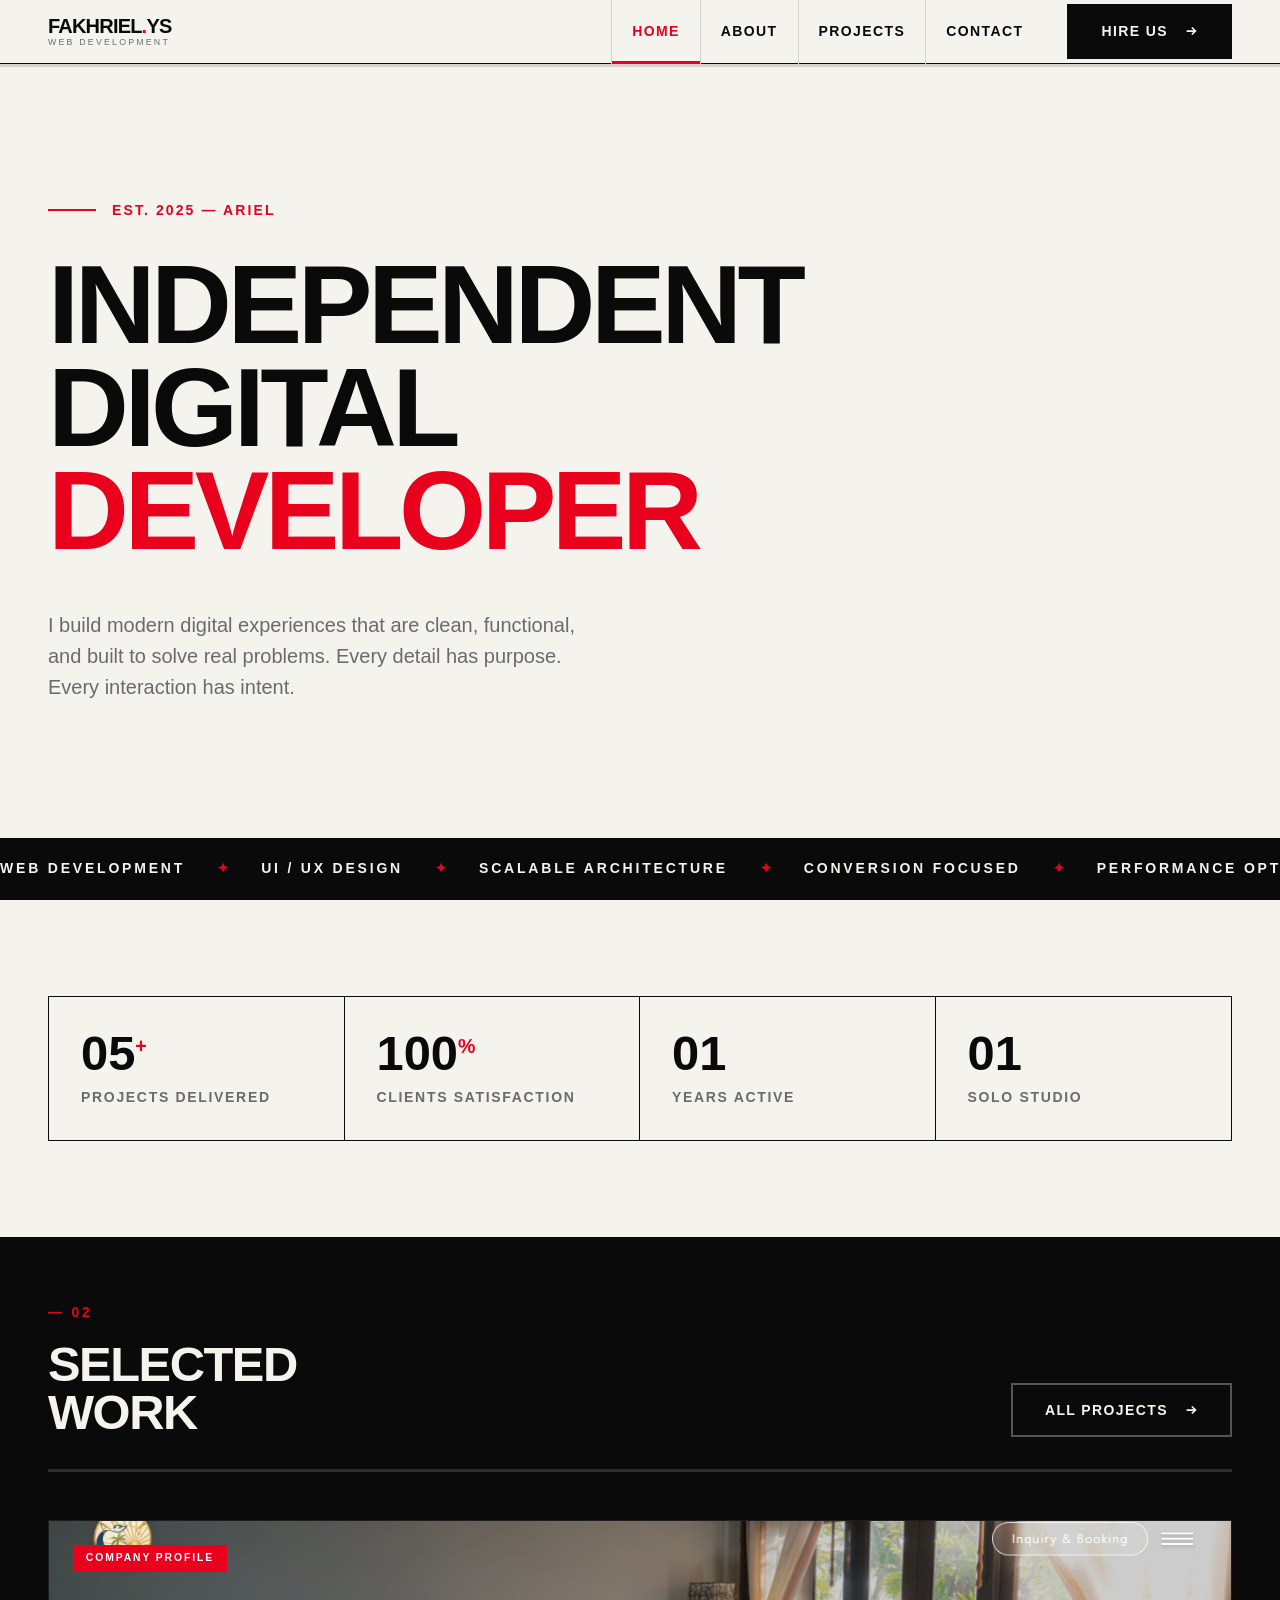
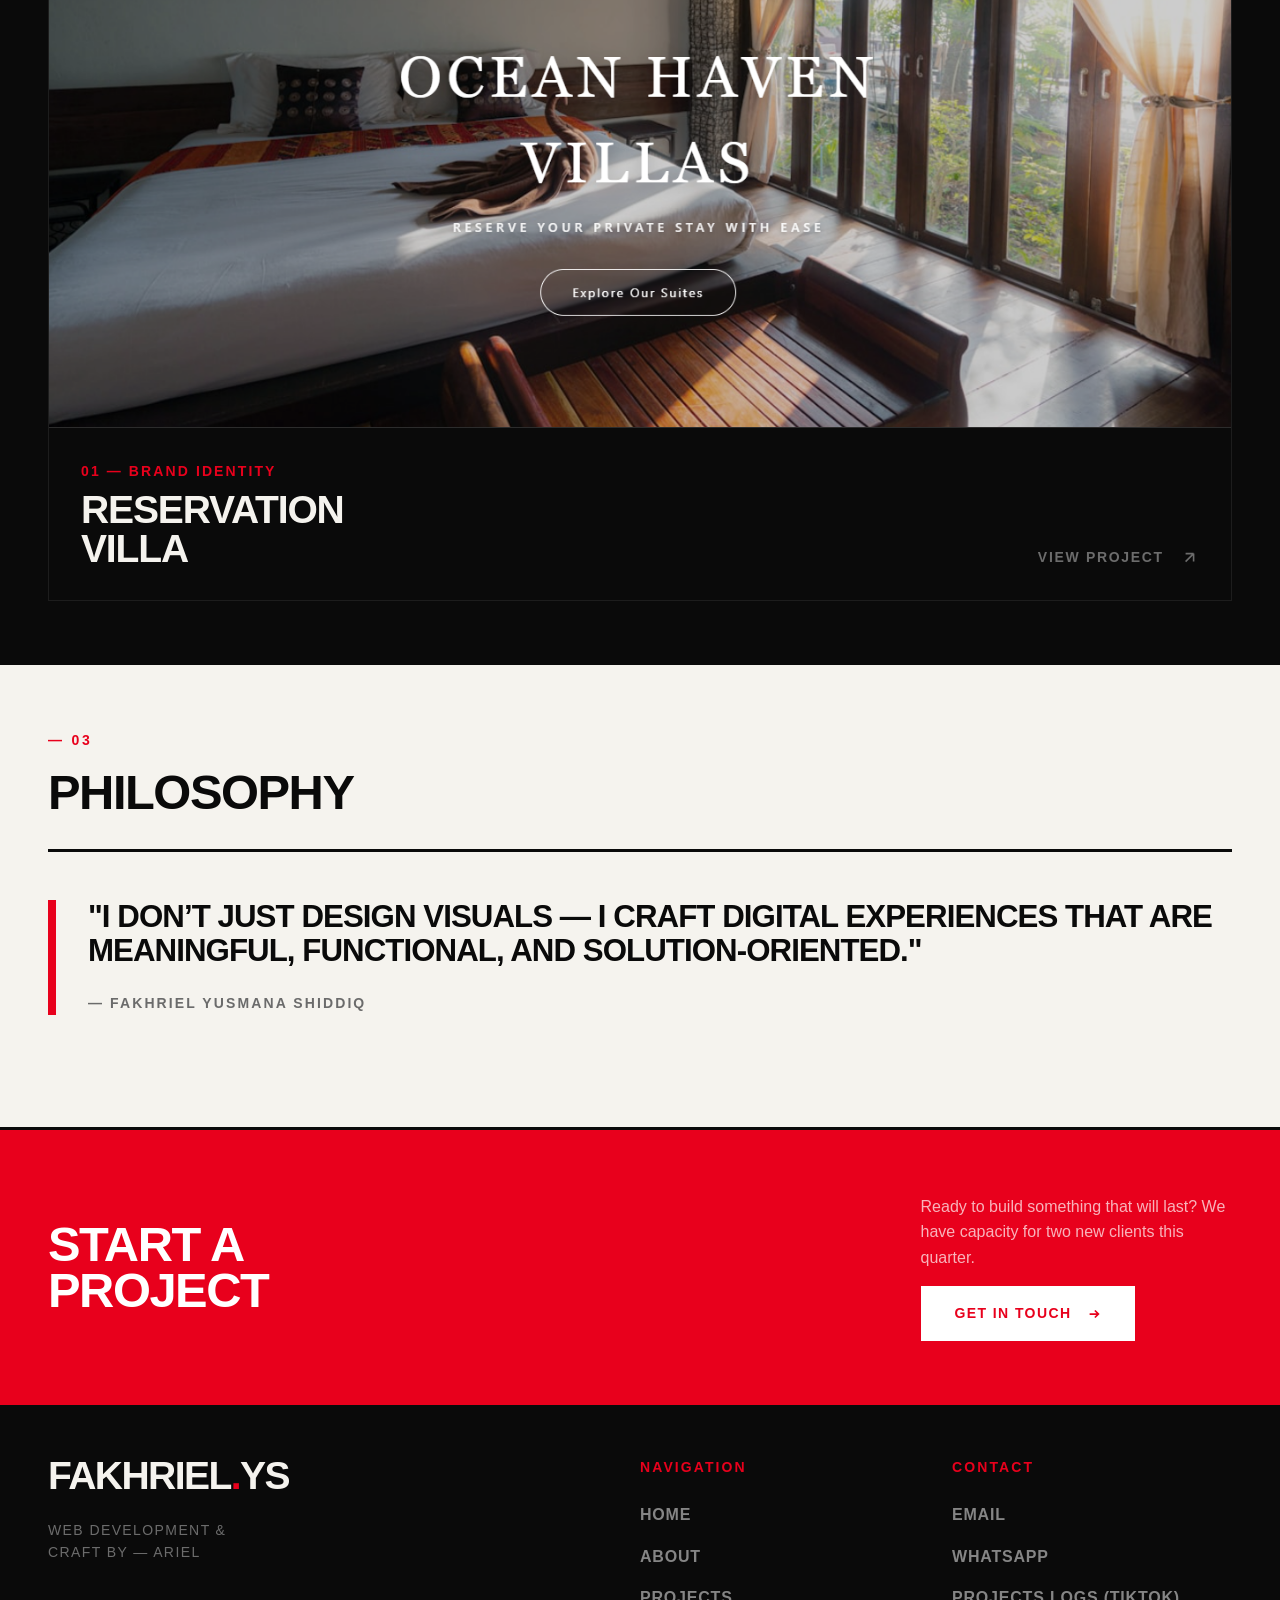
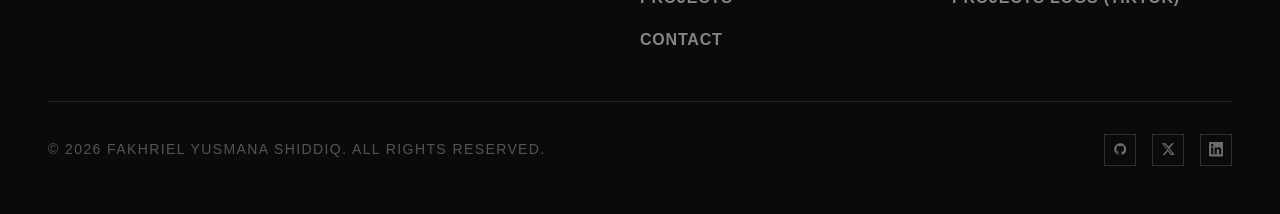
<file: index.html>
<!DOCTYPE html>
<html lang="id">
<head>
  <meta charset="UTF-8" />
  <meta name="viewport" content="width=device-width, initial-scale=1.0" />

  <!--PRIMARY META-->
  <title>FAKHRIEL YUSMANA SHIDDIQ</title>
  <meta name="description" content="Fakhriel Yusmana Shiddiq adalah Web Developer yang membangun website modern, cepat, dan terstruktur menggunakan Astro, Tailwind CSS, dan Node.js. Fokus pada performa dan solusi nyata." />
  <meta name="keywords" content="Web Developer Indonesia, Jasa Pembuatan Website, Frontend Developer, Backend Developer Node.js, Astro JS Developer, Tailwind CSS Developer" />
  <meta name="author" content="Fakhriel Yusmana Shiddiq" />
  <meta name="robots" content="index, follow" />
  
  <!-- Open Graph (Facebook / LinkedIn) -->
  <meta property="og:title" content="Fakhriel Yusmana Shiddiq — Web Developer" />
  <meta property="og:description" content="Membangun website modern dan scalable dengan fokus pada performa dan problem solving." />
  <meta property="og:type" content="website" />
  <meta property="og:url" content="https://www.linkedin.com/in/fakhriel-yusmana-shiddiq-98a49630b?utm_source=share_via&utm_content=profile&utm_medium=member_android" />
  <meta property="og:image" content="https://fakhrieldev.com/assets/POTOPROFIL.webp" />

  <!-- Twitter Card -->
  <meta name="twitter:card" content="summary_large_image" />
  <meta name="twitter:title" content="Fakhriel Yusmana Shiddiq — Web Developer" />
  <meta name="twitter:description" content="Web Developer modern dengan fokus pada clean architecture dan performance." />
  <meta name="twitter:image" content="https://fakhrieldev.com/assets/POTOPROFIL.webp" />

  <link rel="canonical" href="https://fakhrieldev.com/" />
  <link rel="stylesheet" href="style.css" />

  <script type="application/ld+json">
{
  "@context": "https://schema.org",
  "@type": "Person",
  "name": "Fakhriel Yusmana Shiddiq",
  "url": "https://fakhrieldev.com/",
  "jobTitle": "Web Developer",
  "description": "Web Developer specializing in modern frontend and backend development using Astro, Tailwind CSS, and Node.js.",
  "sameAs": [
    "https://www.tiktok.com/@fakhriel.yusmana?_r=1&_t=ZS-94M1HI8Jd8D",
    "https://github.com/Fakhriel",
    "https://linkedin.com/in/fakhriel-yusmana-shiddiq"
  ],
  "knowsAbout": [
    "Web Development",
    "Frontend Development",
    "Backend Development",
    "Node.js",
    "Astro JS",
    "Tailwind CSS",
    "JavaScript"
  ]
}
</script>
</head>
<body>

  <!-- SCROLL PROGRESS -->
  <div class="scroll-progress" aria-hidden="true">
    <div class="scroll-progress-bar" id="scrollBar"></div>
  </div>

  <!-- ══ HEADER ══════════════════════════════════════════════ -->
  <header class="site-header" role="banner">
    <div class="container">
      <a href="index.html" class="logo" aria-label="Studio Müller — Home">
        <span class="logo-mark">Fakhriel<span>.</span>YS</span>
        <span class="logo-sub">Web Development</span>
      </a>

      <nav class="nav-desktop" aria-label="Primary navigation">
        <a href="index.html" class="active">Home</a>
        <a href="about.html">About</a>
        <a href="projects.html">Projects</a>
        <a href="contact.html">Contact</a>
        <a href="contact.html" class="nav-cta">
          <span class="btn btn-primary">
            Hire Us
            <svg viewBox="0 0 16 16" fill="none" stroke="currentColor" stroke-width="2" aria-hidden="true">
              <path d="M3 8h10M9 4l4 4-4 4"/>
            </svg>
          </span>
        </a>
      </nav>

      <button class="burger" id="burgerBtn" aria-label="Open navigation menu" aria-expanded="false" aria-controls="navOverlay">
        <span></span><span></span><span></span>
      </button>
    </div>
  </header>

  <!-- ══ MOBILE OVERLAY ═══════════════════════════════════════ -->
  <nav class="nav-overlay" id="navOverlay" aria-label="Mobile navigation" aria-hidden="true">
    <div class="nav-overlay-top">
      <span class="nav-overlay-logo">Fakhriel<span>.</span>YS</span>
      <button class="burger open" id="overlayClose" aria-label="Close navigation menu">
        <span></span><span></span><span></span>
      </button>
    </div>
    <ul class="nav-overlay-links" role="list">
      <li><a href="index.html" class="active"><span class="num">01</span>Home</a></li>
      <li><a href="about.html"><span class="num">02</span>About</a></li>
      <li><a href="projects.html"><span class="num">03</span>Projects</a></li>
      <li><a href="contact.html"><span class="num">04</span>Contact</a></li>
    </ul>
    <div class="nav-overlay-bottom">
      <span class="caption" style="color:rgba(255,255,255,0.3);letter-spacing:0.12em;text-transform:uppercase;font-size:0.65rem;">Follow Us</span>
      <div class="nav-overlay-socials">
        <a href="https://github.com/Fakhriel" aria-label="GitHub"><svg viewBox="0 0 24 24" aria-hidden="true"><path d="M12 2C6.477 2 2 6.484 2 12.017c0 4.425 2.865 8.18 6.839 9.504.5.092.682-.217.682-.483 0-.237-.008-.868-.013-1.703-2.782.605-3.369-1.343-3.369-1.343-.454-1.158-1.11-1.466-1.11-1.466-.908-.62.069-.608.069-.608 1.003.07 1.531 1.032 1.531 1.032.892 1.53 2.341 1.088 2.91.832.092-.647.35-1.088.636-1.338-2.22-.253-4.555-1.113-4.555-4.951 0-1.093.39-1.988 1.029-2.688-.103-.253-.446-1.272.098-2.65 0 0 .84-.27 2.75 1.026A9.564 9.564 0 0112 6.844c.85.004 1.705.115 2.504.337 1.909-1.296 2.747-1.027 2.747-1.027.546 1.379.202 2.398.1 2.651.64.7 1.028 1.595 1.028 2.688 0 3.848-2.339 4.695-4.566 4.943.359.309.678.92.678 1.855 0 1.338-.012 2.419-.012 2.747 0 .268.18.58.688.482A10.019 10.019 0 0022 12.017C22 6.484 17.522 2 12 2z"/></svg></a>
        <a href="https://x.com/FakhrielS5625" aria-label="Twitter / X"><svg viewBox="0 0 24 24" aria-hidden="true"><path d="M18.244 2.25h3.308l-7.227 8.26 8.502 11.24H16.17l-4.714-6.231-5.401 6.231H2.746l7.73-8.835L1.254 2.25H8.08l4.253 5.622zm-1.161 17.52h1.833L7.084 4.126H5.117z"/></svg></a>
        <a href="https://www.linkedin.com/in/fakhriel-yusmana-shiddiq-98a49630b?utm_source=share_via&utm_content=profile&utm_medium=member_android" aria-label="Linkedin"><svg viewBox="0 0 24 24" aria-hidden="true"><path d="M20.447 20.452h-3.554v-5.569c0-1.328-.027-3.037-1.852-3.037-1.853 0-2.136 1.445-2.136 2.939v5.667H9.351V9h3.414v1.561h.046c.477-.9 1.637-1.85 3.37-1.85 3.601 0 4.267 2.37 4.267 5.455v6.286zM5.337 7.433a2.062 2.062 0 01-2.063-2.065 2.064 2.064 0 112.063 2.065zm1.782 13.019H3.555V9h3.564v11.452zM22.225 0H1.771C.792 0 0 .774 0 1.729v20.542C0 23.227.792 24 1.771 24h20.451C23.2 24 24 23.227 24 22.271V1.729C24 .774 23.2 0 22.222 0h.003z"/></svg></a>
        <a href="https://dribbble.com/fakhriel-yusmana-shiddiq" aria-label="Dribbble"><svg viewBox="0 0 24 24" aria-hidden="true"><path d="M12 24C5.385 24 0 18.615 0 12S5.385 0 12 0s12 5.385 12 12-5.385 12-12 12zm10.12-10.358c-.35-.11-3.17-.953-6.384-.438 1.34 3.684 1.887 6.684 1.992 7.308a10.517 10.517 0 004.395-6.87zm-6.115 7.808c-.153-.9-.75-4.032-2.19-7.77l-.066.02c-5.79 2.015-7.86 6.025-8.048 6.404a10.518 10.518 0 006.29 2.063 10.6 10.6 0 004.014-.717zm-9.777-2.963c.247-.617 3.156-5.552 8.4-7.225.107-.035.213-.07.32-.1a28.4 28.4 0 00-.325-.73c-5.088 1.64-10.01 1.586-10.462 1.573a10.56 10.56 0 002.067 6.482zm-2.11-8.138c.466.01 4.705.016 9.46-1.35a87.65 87.65 0 00-3.817-5.86 10.56 10.56 0 00-5.643 7.21zm7.96-9.172a93.03 93.03 0 013.83 5.855c3.65-1.365 5.19-3.44 5.38-3.702A10.508 10.508 0 0014.178 1.28zm7.278 4.583c-.22.308-1.92 2.507-5.72 4.056a37.8 37.8 0 01.34.748c.085.2.164.403.24.604 3.38-.425 6.744.258 7.086.33a10.566 10.566 0 00-1.946-5.738z"/></svg></a>
      </div>
    </div>
  </nav>

  <!-- ══ MAIN ════════════════════════════════════════════════ -->
  <main id="main-content">

    <!-- ── HERO ───────────────────────────────────────────── -->
    <section class="hero" aria-labelledby="hero-heading">
      <div class="container hero-body">
        <div class="hero-eyebrow fade-up">
          <div style="width:3rem;height:2px;background:var(--red);"></div>
          <span class="label text-red">Est. 2025 — Ariel</span>
        </div>

        <h1 id="hero-heading" class="fade-up fade-up-delay-1">
          independent<br>
          Digital<br>
          <em style="font-style:normal;color:var(--red);">Developer</em>
        </h1>

        <div class="hero-sub fade-up fade-up-delay-2">
          <p class="hero-desc">
            I build modern digital experiences that are clean, functional, and built to solve real problems. Every detail has purpose. Every interaction has intent.
          </p>
        </div>
      </div>

      <!-- Ticker -->
      <div class="hero-ticker" aria-hidden="true">
        <div class="hero-ticker-inner">
          <span>Web Development</span><span class="dot">✦</span>
          <span>UI / UX Design</span><span class="dot">✦</span>
          <span>Scalable Architecture</span><span class="dot">✦</span>
          <span>Conversion Focused</span><span class="dot">✦</span>
          <span>Performance Optimized</span><span class="dot">✦</span>
          <span>Modern Digital Experience</span><span class="dot">✦</span>
          <span>Clean Code</span><span class="dot">✦</span>
          <span>Custom Design</span><span class="dot">✦</span>
        </div>
      </div>
    </section>

    <!-- ── STATS ───────────────────────────────────────────── -->
    <section class="section-sm" aria-label="Studio statistics">
      <div class="container">
        <div class="stats-row fade-up">
          <div class="stat-cell">
            <span class="stat-num">05<sup>+</sup></span>
            <span class="stat-label">Projects Delivered</span>
          </div>
          <div class="stat-cell">
            <span class="stat-num">100<sup>%</sup></span>
            <span class="stat-label">Clients Satisfaction</span>
          </div>
          <div class="stat-cell">
            <span class="stat-num">01</span>
            <span class="stat-label">Years Active</span>
          </div>
          <div class="stat-cell">
            <span class="stat-num">01</span>
            <span class="stat-label">Solo Studio</span>
          </div>
        </div>
      </div>
    </section>
    <!-- ── SELECTED WORK ───────────────────────────────────── -->
    <section class="section" style="background:var(--ink);color:var(--paper);" aria-labelledby="work-heading">
      <div class="container">
        <div class="section-header fade-up" style="border-bottom-color:rgba(255,255,255,0.15);">
          <div class="section-header-left">
            <span class="section-number" style="color:var(--red);">— 02</span>
            <h2 id="work-heading">Selected<br>Work</h2>
          </div>
          <a href="projects.html" class="btn" style="align-self:flex-end;border-color:rgba(255,255,255,0.3);color:var(--paper);">
            All Projects
            <svg viewBox="0 0 16 16" fill="none" stroke="currentColor" stroke-width="2" width="16" height="16" aria-hidden="true">
              <path d="M3 8h10M9 4l4 4-4 4"/>
            </svg>
          </a>
        </div>
        <a href="projects.html"
           class="fade-up"
           style="display:block;text-decoration:none;color:var(--paper);border:1px solid rgba(255,255,255,0.08);transition:border-color var(--dur-fast);"
           onmouseover="this.style.borderColor='var(--red)'"
           onmouseout="this.style.borderColor='rgba(255,255,255,0.08)'"
        >
          <div style="aspect-ratio:21/9;overflow:hidden;border-bottom:1px solid rgba(255,255,255,0.08);background:#1a1a1a;position:relative;">
            <img
              src="assets/project/reservillamini.png"
              alt="Helvetica Collective — Featured Project"
              style="width:100%;height:100%;object-fit:cover;display:block;filter:grayscale(20%);transition:transform 0.6s cubic-bezier(0.16,1,0.3,1),filter 0.6s ease;"
              onmouseover="this.style.transform='scale(1.03)';this.style.filter='grayscale(0%)'"
              onmouseout="this.style.transform='scale(1)';this.style.filter='grayscale(20%)'"
            />
            <!-- Badge Featured -->
            <div style="position:absolute;top:var(--sp-3);left:var(--sp-3);background:var(--red);color:var(--white);padding:0.3rem 0.8rem;font-size:0.65rem;font-weight:700;letter-spacing:0.18em;text-transform:uppercase;">
              Company Profile
            </div>
          </div>

          <div style="padding:var(--sp-4);display:flex;justify-content:space-between;align-items:flex-end;flex-wrap:wrap;gap:var(--sp-3);">
            <div>
              <p style="font-size:var(--step--1);font-weight:700;letter-spacing:0.15em;text-transform:uppercase;color:var(--red);margin-bottom:var(--sp-1);">
                01 — Brand Identity
              </p>
              <h3 style="font-size:var(--step-4);font-weight:900;letter-spacing:-0.03em;text-transform:uppercase;line-height:1;">
                Reservation<br>Villa
              </h3>
            </div>
            <div style="display:flex;align-items:center;gap:var(--sp-2);font-size:var(--step--1);font-weight:700;letter-spacing:0.12em;text-transform:uppercase;color:rgba(255,255,255,0.4);">
              View Project
              <svg viewBox="0 0 24 24" fill="none" stroke="currentColor" stroke-width="2" width="1.2rem" height="1.2rem" aria-hidden="true">
                <path d="M7 17L17 7M17 7H7M17 7v10"/>
              </svg>
            </div>
          </div>
        </a>

      </div>
    </section>

    <!-- ── PHILOSOPHY ──────────────────────────────────────── -->
    <section class="section" aria-labelledby="philosophy-heading">
      <div class="container">
        <div class="section-header fade-up">
          <div class="section-header-left">
            <span class="section-number">— 03</span>
            <h2 id="philosophy-heading">Philosophy</h2>
          </div>
        </div>

        <blockquote style="border-left:8px solid var(--red);padding-left:var(--sp-4);margin-bottom:var(--sp-5);" class="fade-up fade-up-delay-1">
          <p style="font-size:var(--step-3);font-weight:900;letter-spacing:-0.03em;text-transform:uppercase;line-height:1.1;color:var(--ink);max-width:none;">
            "I don’t just design visuals — I craft digital experiences that are meaningful, functional, and solution-oriented."
          </p>
          <footer style="margin-top:var(--sp-3);font-size:var(--step--1);font-weight:700;letter-spacing:0.15em;text-transform:uppercase;color:var(--mid-gray);">
            — Fakhriel Yusmana Shiddiq
          </footer>
        </blockquote>
      </div>
    </section>

    <!-- ── CTA BAND ─────────────────────────────────────────── -->
    <section style="background:var(--red);color:var(--white);padding-block:var(--sp-6);border-top:3px solid var(--ink);" aria-labelledby="cta-heading">
      <div class="container" style="display:flex;align-items:center;justify-content:space-between;flex-wrap:wrap;gap:var(--sp-4);">
        <div>
          <h2 id="cta-heading" style="font-size:var(--step-5);line-height:0.95;letter-spacing:-0.03em;text-transform:uppercase;color:var(--white);">Start a<br>Project</h2>
        </div>
        <div style="display:flex;flex-direction:column;gap:var(--sp-2);">
          <p style="color:rgba(255,255,255,0.7);max-width:35ch;">Ready to build something that will last? We have capacity for two new clients this quarter.</p>
          <a href="contact.html" class="btn" style="background:var(--white);color:var(--red);border-color:var(--white);width:fit-content;">
            Get in Touch
            <svg viewBox="0 0 16 16" fill="none" stroke="currentColor" stroke-width="2" width="16" height="16" aria-hidden="true">
              <path d="M3 8h10M9 4l4 4-4 4"/>
            </svg>
          </a>
        </div>
      </div>
    </section>

  </main>

  <!-- ══ FOOTER ═══════════════════════════════════════════════ -->
 <footer class="site-footer" role="contentinfo">
    <div class="container">
      <div class="footer-grid">
        <div class="footer-brand">
          <div class="footer-logo">Fakhriel<span>.</span>YS</div>
          <p class="footer-tagline">Web Development &amp; Craft By — Ariel</p>
        </div>
        <div>
          <p class="footer-nav-title">Navigation</p>
          <ul class="footer-nav-list" role="list">
            <li><a href="index.html">Home</a></li>
            <li><a href="about.html">About</a></li>
            <li><a href="projects.html">Projects</a></li>
            <li><a href="contact.html">Contact</a></li>
          </ul>
        </div>
        <div>
          <p class="footer-nav-title">Contact</p>
          <ul class="footer-nav-list" role="list">
            <li><a href="mailto:fakhrielyusmanashiddiq@gmail.com?subject=Project Inquiry">Email</a></li>
            <li><a href="https://wa.me/6287809715422" target="_blank">WhatsApp</a></li>
            <li><a href="https://www.tiktok.com/@fakhriel.yusmana?_r=1&_t=ZS-94M1HI8Jd8D">Projects Logs (tiktok)</a></li>
          </ul>
        </div>
      </div>
      <div class="footer-bottom">
        <span class="footer-copy">&copy; 2026 Fakhriel Yusmana Shiddiq. All rights reserved.</span>
        <div class="footer-socials">
          <a href="https://github.com/Fakhriel" aria-label="GitHub"><svg viewBox="0 0 24 24" aria-hidden="true"><path d="M12 2C6.477 2 2 6.484 2 12.017c0 4.425 2.865 8.18 6.839 9.504.5.092.682-.217.682-.483 0-.237-.008-.868-.013-1.703-2.782.605-3.369-1.343-3.369-1.343-.454-1.158-1.11-1.466-1.11-1.466-.908-.62.069-.608.069-.608 1.003.07 1.531 1.032 1.531 1.032.892 1.53 2.341 1.088 2.91.832.092-.647.35-1.088.636-1.338-2.22-.253-4.555-1.113-4.555-4.951 0-1.093.39-1.988 1.029-2.688-.103-.253-.446-1.272.098-2.65 0 0 .84-.27 2.75 1.026A9.564 9.564 0 0112 6.844c.85.004 1.705.115 2.504.337 1.909-1.296 2.747-1.027 2.747-1.027.546 1.379.202 2.398.1 2.651.64.7 1.028 1.595 1.028 2.688 0 3.848-2.339 4.695-4.566 4.943.359.309.678.92.678 1.855 0 1.338-.012 2.419-.012 2.747 0 .268.18.58.688.482A10.019 10.019 0 0022 12.017C22 6.484 17.522 2 12 2z"/></svg></a>
          <a href="https://x.com/FakhrielS5625" aria-label="Twitter / X"><svg viewBox="0 0 24 24" aria-hidden="true"><path d="M18.244 2.25h3.308l-7.227 8.26 8.502 11.24H16.17l-4.714-6.231-5.401 6.231H2.746l7.73-8.835L1.254 2.25H8.08l4.253 5.622zm-1.161 17.52h1.833L7.084 4.126H5.117z"/></svg></a>
          <a href="https://www.linkedin.com/in/fakhriel-yusmana-shiddiq-98a49630b?utm_source=share_via&utm_content=profile&utm_medium=member_android" aria-label="LinkedIn"><svg viewBox="0 0 24 24" aria-hidden="true"><path d="M20.447 20.452h-3.554v-5.569c0-1.328-.027-3.037-1.852-3.037-1.853 0-2.136 1.445-2.136 2.939v5.667H9.351V9h3.414v1.561h.046c.477-.9 1.637-1.85 3.37-1.85 3.601 0 4.267 2.37 4.267 5.455v6.286zM5.337 7.433a2.062 2.062 0 01-2.063-2.065 2.064 2.064 0 112.063 2.065zm1.782 13.019H3.555V9h3.564v11.452zM22.225 0H1.771C.792 0 0 .774 0 1.729v20.542C0 23.227.792 24 1.771 24h20.451C23.2 24 24 23.227 24 22.271V1.729C24 .774 23.2 0 22.222 0h.003z"/></svg></a>
        </div>
      </div>
    </div>
  </footer>

  <script src="script.js"></script>
</body>

</html>
</file>
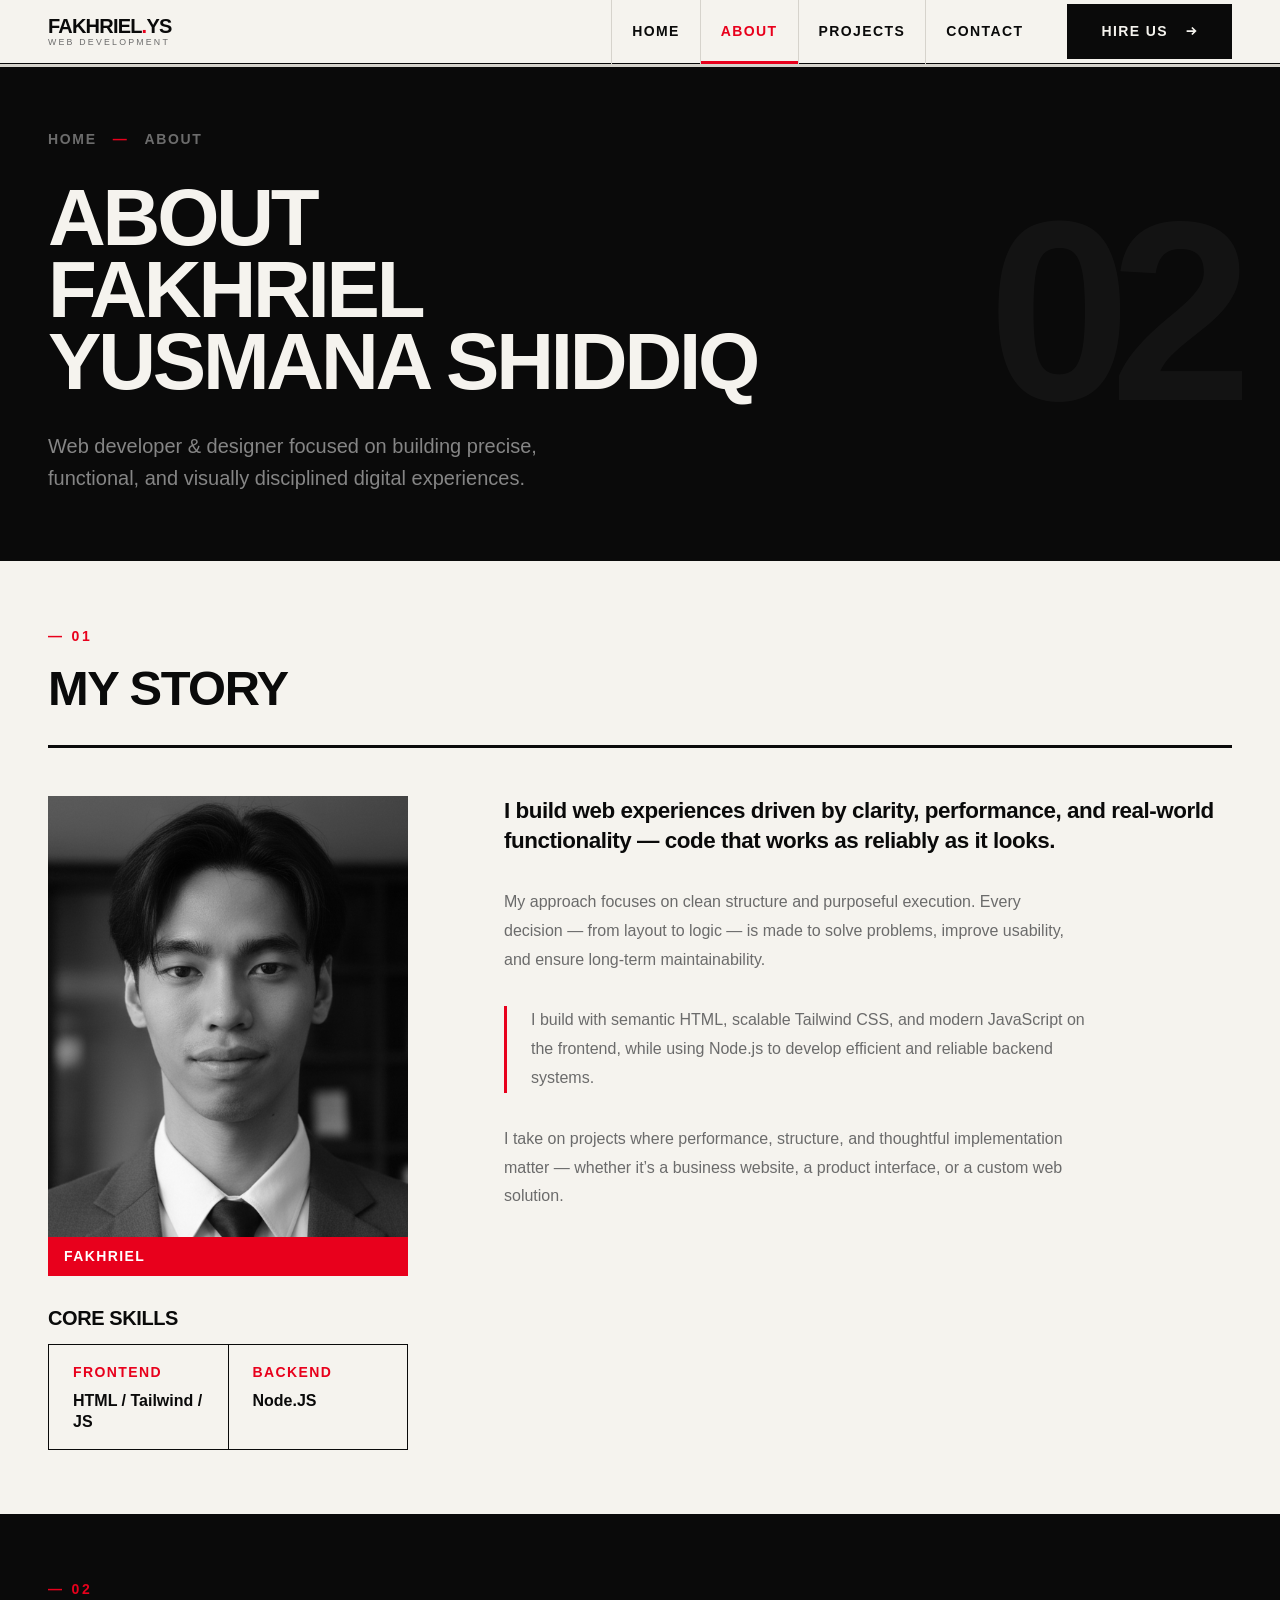
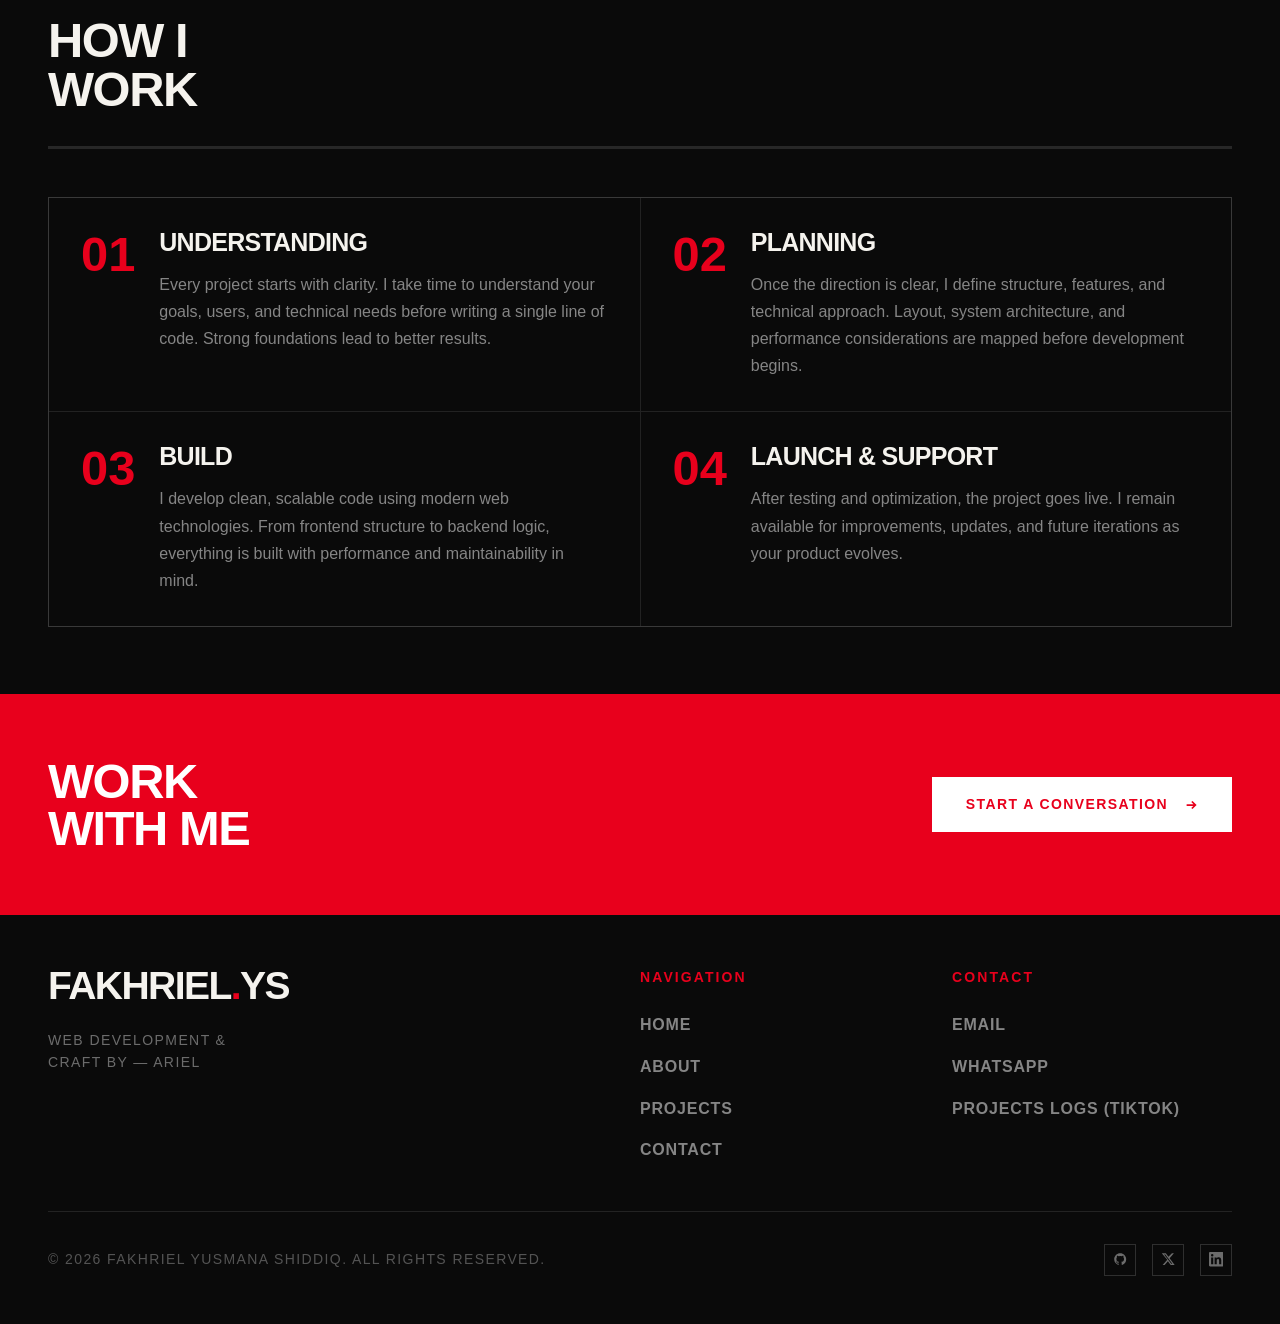
<file: about.html>
<!DOCTYPE html>
<html lang="id">
<head>
  <meta charset="UTF-8" />
  <meta name="viewport" content="width=device-width, initial-scale=1.0" />
  
  <!--primary meta-->
  <title>AboutMe</title>
  <meta name="description" content="Kenali Fakhriel Yusmana Shiddiq, Web Developer yang fokus pada pengembangan website modern, performa tinggi, dan arsitektur yang terstruktur menggunakan HTML, Tailwind, JavaScript, dan Node.js." />
  <meta name="keywords" content="About Fakhriel Yusmana Shiddiq, Web Developer Indonesia, Frontend Developer, Backend Developer Node.js, Jasa Website Modern" />
  <meta name="author" content="Fakhriel Yusmana Shiddiq" />
  <meta name="robots" content="index, follow" />

  <meta property="og:title" content="About — Fakhriel Yusmana Shiddiq" />
  <meta property="og:description" content="Web Developer yang membangun website modern dengan fokus pada struktur, performa, dan problem solving." />
  <meta property="og:type" content="profile" />
  <meta property="og:url" content="https://fakhrieldev.com/about.html" />
  <meta property="og:image" content="https://fakhrieldev.com/assets/POTOPROFIL.webp" />
  
  
  <link rel="canonical" href="https://fakhrieldev.com/" />
  <link rel="stylesheet" href="style.css" />
  <style>
    /* ── WRAPPER UTAMA ─────────────────────────────────── */
    .about-intro {
      display: grid;
      grid-template-columns: 1fr;       /* mobile: 1 kolom */
      gap: var(--sp-5);
      align-items: start;
    }

    @media (min-width: 768px) {
      .about-intro {
        grid-template-columns: 260px 1fr; /* tablet: sidebar lebih kecil */
        gap: var(--sp-5);
      }
    }

    @media (min-width: 900px) {
      .about-intro {
        grid-template-columns: 320px 1fr; /* desktop: sidebar tetap 320px */
        gap: var(--sp-6);
      }
    }

    @media (min-width: 1100px) {
      .about-intro {
        grid-template-columns: 360px 1fr;
        gap: var(--sp-7);
      }
    }

    /* ── SIDEBAR ───────────────────────────────────────── */
    .about-sidebar {
      display: flex;
      flex-direction: column;
      gap: var(--sp-4);
      /* Sidebar sticky di desktop agar foto tidak scroll hilang */
    }

    @media (min-width: 900px) {
      .about-sidebar {
        position: sticky;
        top: calc(var(--header-h) + var(--sp-4));
      }
    }

    /* ── FOTO ──────────────────────────────────────────── */
    .about-photo {
      position: relative;
      overflow: hidden;
      background: var(--ink);
      /* Mobile: aspek 4:3 agar tidak terlalu tinggi */
      aspect-ratio: 4/3;
    }

    @media (min-width: 480px) {
      /* Ponsel besar: balik ke 3:4 portrait */
      .about-photo { aspect-ratio: 3/4; }
    }

    @media (min-width: 768px) {
      .about-photo {
        aspect-ratio: 3/4;
        /* Batasi tinggi di tablet agar tidak terlalu panjang */
        max-height: 420px;
      }
    }

    @media (min-width: 900px) {
      .about-photo {
        /* Di desktop, biarkan tinggi alami dari rasio + lebar sidebar */
        max-height: none;
        aspect-ratio: 3/4;
      }
    }

    .about-photo img {
      width: 100%;
      height: 100%;
      object-fit: cover;
      display: block;
      filter: grayscale(100%);
      transition: filter var(--dur-slow);
    }
    .about-photo:hover img { filter: grayscale(0%); }

    .about-photo-caption {
      position: absolute;
      bottom: 0; left: 0; right: 0;
      background: var(--red);
      color: var(--white);
      padding: var(--sp-1) var(--sp-2);
      font-size: var(--step--1);
      font-weight: 700;
      letter-spacing: 0.1em;
      text-transform: uppercase;
    }

    /* ── CORE SKILLS (hanya 2 sel: Code + Tools) ──────── */
    .skills-grid {
      display: grid;
      /* Mobile: 2 kolom berdampingan */
      grid-template-columns: 1fr 1fr;
      gap: 1px;
      background: var(--ink);
      border: 1px solid var(--ink);
    }

    .skill-cell {
      background: var(--paper);
      padding: var(--sp-2) var(--sp-3);
    }

    /* Di layar sangat kecil kurangi padding */
    @media (max-width: 360px) {
      .skill-cell { padding: var(--sp-1) var(--sp-2); }
    }

    .skill-cell-label {
      font-size: var(--step--1);
      font-weight: 700;
      letter-spacing: 0.1em;
      text-transform: uppercase;
      color: var(--red);
      margin-bottom: var(--sp-1);
    }

    .skill-cell-value {
      font-size: var(--step-0);
      font-weight: 700;
      line-height: 1.3;
    }

    /* Layar sangat kecil: font sedikit lebih kecil */
    @media (max-width: 360px) {
      .skill-cell-value { font-size: var(--step--1); }
    }

    /* ── KONTEN KANAN ──────────────────────────────────── */
    .about-content {
      display: flex;
      flex-direction: column;
      gap: var(--sp-4);
    }

    /* Teks pembuka */
    .about-lead {
      font-size: clamp(1.1rem, 2.5vw, 1.4rem);
      font-weight: 700;
      line-height: 1.35;
      letter-spacing: -0.02em;
      color: var(--ink);
    }

    /* ── HOW WE WORK GRID ──────────────────────────────── */
    .process-grid {
      display: grid;
      grid-template-columns: 1fr;
      gap: 1px;
      background: rgba(255,255,255,0.1);
      border: 1px solid rgba(255,255,255,0.1);
    }

    @media (min-width: 768px) {
      .process-grid { grid-template-columns: repeat(2, 1fr); }
    }

    .process-step {
      background: var(--ink);
      padding: var(--sp-4);
      /* Hapus border-bottom inline, pakai border dari gap grid */
    }

    /* Nomor langkah responsif */
    .process-num {
      font-size: clamp(2.5rem, 6vw, var(--step-5));
      font-weight: 900;
      color: var(--red);
      line-height: 1;
      flex-shrink: 0;
    }

    /* Layout step: nomor + konten berdampingan */
    .process-step-inner {
      display: flex;
      align-items: flex-start;
      gap: var(--sp-3);
    }

    @media (max-width: 360px) {
      .process-step-inner { gap: var(--sp-2); }
      .process-step       { padding: var(--sp-3); }
    }

  </style>
  <script type="application/ld+json">
{
  "@context": "https://schema.org",
  "@type": "Person",
  "name": "Fakhriel Yusmana Shiddiq",
  "url": "https://fakhrieldev.com/about.html",
  "jobTitle": "Web Developer",
  "description": "Independent Web Developer specializing in modern frontend and backend development using HTML, Tailwind CSS, JavaScript, and Node.js.",
  "knowsAbout": [
    "Web Development",
    "Frontend Development",
    "Backend Development",
    "Node.js",
    "JavaScript",
    "Tailwind CSS",
    "HTML"
  ],
  "worksFor": {
    "@type": "Organization",
    "name": "Independent"
  }
}
</script>
</head>
<body>

  <!-- SCROLL PROGRESS -->
  <div class="scroll-progress" aria-hidden="true">
    <div class="scroll-progress-bar" id="scrollBar"></div>
  </div>

  <!-- ══ HEADER ══════════════════════════════════════════════ -->
  <header class="site-header" role="banner">
    <div class="container">
      <a href="index.html" class="logo" aria-label="Fakhriel.YS — Home">
        <span class="logo-mark">Fakhriel<span>.</span>YS</span>
        <span class="logo-sub">Web Development</span>
      </a>

      <nav class="nav-desktop" aria-label="Primary navigation">
        <a href="index.html">Home</a>
        <a href="about.html" class="active">About</a>
        <a href="projects.html">Projects</a>
        <a href="contact.html">Contact</a>
        <a href="contact.html" class="nav-cta">
          <span class="btn btn-primary">
            Hire Us
            <svg viewBox="0 0 16 16" fill="none" stroke="currentColor" stroke-width="2" aria-hidden="true">
              <path d="M3 8h10M9 4l4 4-4 4"/>
            </svg>
          </span>
        </a>
      </nav>

      <button class="burger" id="burgerBtn" aria-label="Open navigation menu" aria-expanded="false" aria-controls="navOverlay">
        <span></span><span></span><span></span>
      </button>
    </div>
  </header>

  <!-- ══ MOBILE OVERLAY ═══════════════════════════════════════ -->
  <nav class="nav-overlay" id="navOverlay" aria-label="Mobile navigation" aria-hidden="true">
    <div class="nav-overlay-top">
      <span class="nav-overlay-logo">Fakhriel<span>.</span>YS</span>
      <button class="burger open" id="overlayClose" aria-label="Close navigation menu">
        <span></span><span></span><span></span>
      </button>
    </div>
    <ul class="nav-overlay-links" role="list">
      <li><a href="index.html"><span class="num">01</span>Home</a></li>
      <li><a href="about.html" class="active"><span class="num">02</span>About</a></li>
      <li><a href="projects.html"><span class="num">03</span>Projects</a></li>
      <li><a href="contact.html"><span class="num">04</span>Contact</a></li>
    </ul>
    <div class="nav-overlay-bottom">
      <span class="caption" style="color:rgba(255,255,255,0.3);letter-spacing:0.12em;text-transform:uppercase;font-size:0.65rem;">Follow Us</span>
      <div class="nav-overlay-socials">
        <a href="https://github.com/Fakhriel" aria-label="GitHub"><svg viewBox="0 0 24 24" aria-hidden="true"><path d="M12 2C6.477 2 2 6.484 2 12.017c0 4.425 2.865 8.18 6.839 9.504.5.092.682-.217.682-.483 0-.237-.008-.868-.013-1.703-2.782.605-3.369-1.343-3.369-1.343-.454-1.158-1.11-1.466-1.11-1.466-.908-.62.069-.608.069-.608 1.003.07 1.531 1.032 1.531 1.032.892 1.53 2.341 1.088 2.91.832.092-.647.35-1.088.636-1.338-2.22-.253-4.555-1.113-4.555-4.951 0-1.093.39-1.988 1.029-2.688-.103-.253-.446-1.272.098-2.65 0 0 .84-.27 2.75 1.026A9.564 9.564 0 0112 6.844c.85.004 1.705.115 2.504.337 1.909-1.296 2.747-1.027 2.747-1.027.546 1.379.202 2.398.1 2.651.64.7 1.028 1.595 1.028 2.688 0 3.848-2.339 4.695-4.566 4.943.359.309.678.92.678 1.855 0 1.338-.012 2.419-.012 2.747 0 .268.18.58.688.482A10.019 10.019 0 0022 12.017C22 6.484 17.522 2 12 2z"/></svg></a>
        <a href="https://x.com/FakhrielS5625" aria-label="Twitter / X"><svg viewBox="0 0 24 24" aria-hidden="true"><path d="M18.244 2.25h3.308l-7.227 8.26 8.502 11.24H16.17l-4.714-6.231-5.401 6.231H2.746l7.73-8.835L1.254 2.25H8.08l4.253 5.622zm-1.161 17.52h1.833L7.084 4.126H5.117z"/></svg></a>
        <a href="https://www.linkedin.com/in/fakhriel-yusmana-shiddiq-98a49630b?utm_source=share_via&utm_content=profile&utm_medium=member_android" aria-label="Linkedin"><svg viewBox="0 0 24 24" aria-hidden="true"><path d="M20.447 20.452h-3.554v-5.569c0-1.328-.027-3.037-1.852-3.037-1.853 0-2.136 1.445-2.136 2.939v5.667H9.351V9h3.414v1.561h.046c.477-.9 1.637-1.85 3.37-1.85 3.601 0 4.267 2.37 4.267 5.455v6.286zM5.337 7.433a2.062 2.062 0 01-2.063-2.065 2.064 2.064 0 112.063 2.065zm1.782 13.019H3.555V9h3.564v11.452zM22.225 0H1.771C.792 0 0 .774 0 1.729v20.542C0 23.227.792 24 1.771 24h20.451C23.2 24 24 23.227 24 22.271V1.729C24 .774 23.2 0 22.222 0h.003z"/></svg></a>
        <a href="https://dribbble.com/fakhriel-yusmana-shiddiq" aria-label="Dribbble"><svg viewBox="0 0 24 24" aria-hidden="true"><path d="M12 24C5.385 24 0 18.615 0 12S5.385 0 12 0s12 5.385 12 12-5.385 12-12 12zm10.12-10.358c-.35-.11-3.17-.953-6.384-.438 1.34 3.684 1.887 6.684 1.992 7.308a10.517 10.517 0 004.395-6.87zm-6.115 7.808c-.153-.9-.75-4.032-2.19-7.77l-.066.02c-5.79 2.015-7.86 6.025-8.048 6.404a10.518 10.518 0 006.29 2.063 10.6 10.6 0 004.014-.717zm-9.777-2.963c.247-.617 3.156-5.552 8.4-7.225.107-.035.213-.07.32-.1a28.4 28.4 0 00-.325-.73c-5.088 1.64-10.01 1.586-10.462 1.573a10.56 10.56 0 002.067 6.482zm-2.11-8.138c.466.01 4.705.016 9.46-1.35a87.65 87.65 0 00-3.817-5.86 10.56 10.56 0 00-5.643 7.21zm7.96-9.172a93.03 93.03 0 013.83 5.855c3.65-1.365 5.19-3.44 5.38-3.702A10.508 10.508 0 0014.178 1.28zm7.278 4.583c-.22.308-1.92 2.507-5.72 4.056a37.8 37.8 0 01.34.748c.085.2.164.403.24.604 3.38-.425 6.744.258 7.086.33a10.566 10.566 0 00-1.946-5.738z"/></svg></a>
      </div>
    </div>
  </nav>

  <!-- ══ MAIN ════════════════════════════════════════════════ -->
  <main id="main-content">

    <!-- ── PAGE HERO ──────────────────────────────────────── -->
    <section class="page-hero" data-page-num="02" aria-labelledby="page-heading">
      <div class="container">
        <nav class="page-hero-breadcrumb" aria-label="Breadcrumb">
          <a href="index.html">Home</a>
          <span class="sep" aria-hidden="true">—</span>
          <span aria-current="page">About</span>
        </nav>
        <h1 id="page-heading">About<br>Fakhriel<br>Yusmana Shiddiq</h1>
        <p class="page-hero-desc">
          Web developer & designer focused on building precise, functional, and visually disciplined digital experiences.
        </p>
      </div>
    </section>

    <!-- ══ SECTION 01: STORY + FOTO + CORE SKILLS ════════════ -->
    <section class="section" aria-labelledby="story-heading">
      <div class="container">

        <div class="section-header fade-up">
          <div class="section-header-left">
            <span class="section-number">— 01</span>
            <h2 id="story-heading">My Story</h2>
          </div>
        </div>

        <div class="about-intro fade-up">
          <div class="about-sidebar">
            <div class="about-photo">
              <img
                src="assets/POTOPROFIL.webp"
                alt="Fakhriel Yusmana Shiddiq"
              />
              <div class="about-photo-caption" aria-hidden="true">Fakhriel</div>
            </div>

            <!-- CORE SKILLS — hanya Code & Tools -->
            <div>
              <h3 style="
                font-size: var(--step-1);
                margin-bottom: var(--sp-2);
                text-transform: uppercase;
                letter-spacing: -0.02em;
              ">Core Skills</h3>
              <div class="skills-grid">
                <div class="skill-cell">
                  <div class="skill-cell-label">Frontend</div>
                  <div class="skill-cell-value">HTML / Tailwind / JS</div>
                </div>
                <div class="skill-cell">
                  <div class="skill-cell-label">Backend</div>
                  <div class="skill-cell-value">Node.JS</div>
                </div>
              </div>
            </div>
          </div>
          <!-- ══ KONTEN KANAN ══════════════════════════════ -->
          <div class="about-content">

            <p class="about-lead">
               I build web experiences driven by clarity, performance, and real-world functionality — code that works as reliably as it looks.
            </p>

            <div>
              <p style="color:var(--mid-gray);line-height:1.8;">
                 My approach focuses on clean structure and purposeful execution. Every decision — from layout to logic — is made to solve problems, improve usability, and ensure long-term maintainability.
              </p>
            </div>

            <div style="border-left:3px solid var(--red);padding-left:var(--sp-3);">
              <p style="color:var(--mid-gray);line-height:1.8;">
                 I build with semantic HTML, scalable Tailwind CSS, and modern JavaScript on the frontend, while using Node.js to develop efficient and reliable backend systems.
              </p>
            </div>

            <div>
              <p style="color:var(--mid-gray);line-height:1.8;">
               I take on projects where performance, structure, and thoughtful implementation matter — whether it’s a business website, a product interface, or a custom web solution.
              </p>
            </div>

          </div><!-- /about-content -->

        </div><!-- /about-intro -->
      </div>
    </section>

    <!-- ══ SECTION 02: HOW WE WORK ════════════════════════════ -->
    <section class="section" style="background:var(--ink);color:var(--paper);" aria-labelledby="process-heading">
      <div class="container">

        <div class="section-header fade-up" style="border-bottom-color:rgba(255,255,255,0.12);">
          <div class="section-header-left">
            <span class="section-number" style="color:var(--red);">— 02</span>
            <h2 id="process-heading">How I<br>Work</h2>
          </div>
        </div>

        <div class="fade-up">
          <div class="process-grid">

            <!-- Step 01 -->
            <div class="process-step">
              <div class="process-step-inner">
                <span class="process-num">01</span>
                <div>
                  <h3 style="font-size:var(--step-2);margin-bottom:var(--sp-2);text-transform:uppercase;">Understanding</h3>
                  <p style="color:rgba(255,255,255,0.5);line-height:1.7;">Every project starts with clarity. I take time to understand your goals, users, and technical needs before writing a single line of code. Strong foundations lead to better results.</p>
                </div>
              </div>
            </div>

            <!-- Step 02 -->
            <div class="process-step">
              <div class="process-step-inner">
                <span class="process-num">02</span>
                <div>
                  <h3 style="font-size:var(--step-2);margin-bottom:var(--sp-2);text-transform:uppercase;">Planning</h3>
                  <p style="color:rgba(255,255,255,0.5);line-height:1.7;">Once the direction is clear, I define structure, features, and technical approach. Layout, system architecture, and performance considerations are mapped before development begins.</p>
                </div>
              </div>
            </div>

            <!-- Step 03 -->
            <div class="process-step">
              <div class="process-step-inner">
                <span class="process-num">03</span>
                <div>
                  <h3 style="font-size:var(--step-2);margin-bottom:var(--sp-2);text-transform:uppercase;">Build</h3>
                  <p style="color:rgba(255,255,255,0.5);line-height:1.7;">I develop clean, scalable code using modern web technologies. From frontend structure to backend logic, everything is built with performance and maintainability in mind.</p>
                </div>
              </div>
            </div>

            <!-- Step 04 -->
            <div class="process-step">
              <div class="process-step-inner">
                <span class="process-num">04</span>
                <div>
                  <h3 style="font-size:var(--step-2);margin-bottom:var(--sp-2);text-transform:uppercase;">Launch & Support</h3>
                  <p style="color:rgba(255,255,255,0.5);line-height:1.7;">After testing and optimization, the project goes live. I remain available for improvements, updates, and future iterations as your product evolves.</p>
                </div>
              </div>
            </div>

          </div><!-- /process-grid -->
        </div>

      </div>
    </section>

    <!-- ── CTA ─────────────────────────────────────────────── -->
    <section style="background:var(--red);color:var(--white);padding-block:var(--sp-6);border-top:3px solid var(--ink);">
      <div class="container" style="display:flex;align-items:center;justify-content:space-between;flex-wrap:wrap;gap:var(--sp-4);">
        <h2 style="font-size:var(--step-5);line-height:0.95;letter-spacing:-0.03em;text-transform:uppercase;color:var(--white);">Work<br>With Me</h2>
        <a href="contact.html" class="btn" style="background:var(--white);color:var(--red);border-color:var(--white);">
          Start a Conversation
          <svg viewBox="0 0 16 16" fill="none" stroke="currentColor" stroke-width="2" width="16" height="16" aria-hidden="true">
            <path d="M3 8h10M9 4l4 4-4 4"/>
          </svg>
        </a>
      </div>
    </section>

  </main>

  <!-- ══ FOOTER ═══════════════════════════════════════════════ -->
  <footer class="site-footer" role="contentinfo">
    <div class="container">
      <div class="footer-grid">
        <div class="footer-brand">
          <div class="footer-logo">Fakhriel<span>.</span>YS</div>
          <p class="footer-tagline">Web Development &amp; Craft By — Ariel</p>
        </div>
        <div>
          <p class="footer-nav-title">Navigation</p>
          <ul class="footer-nav-list" role="list">
            <li><a href="index.html">Home</a></li>
            <li><a href="about.html">About</a></li>
            <li><a href="projects.html">Projects</a></li>
            <li><a href="contact.html">Contact</a></li>
          </ul>
        </div>
        <div>
          <p class="footer-nav-title">Contact</p>
          <ul class="footer-nav-list" role="list">
            <li><a href="mailto:fakhrielyusmanashiddiq@gmail.com?subject=Project Inquiry">Email</a></li>
            <li><a href="https://wa.me/6287809715422" target="_blank">WhatsApp</a></li>
            <li><a href="https://www.tiktok.com/@fakhriel.yusmana?_r=1&_t=ZS-94M1HI8Jd8D">Projects Logs (tiktok)</a></li>
          </ul>
        </div>
      </div>
      <div class="footer-bottom">
        <span class="footer-copy">&copy; 2026 Fakhriel Yusmana Shiddiq. All rights reserved.</span>
        <div class="footer-socials">
          <a href="https://github.com/Fakhriel" aria-label="GitHub"><svg viewBox="0 0 24 24" aria-hidden="true"><path d="M12 2C6.477 2 2 6.484 2 12.017c0 4.425 2.865 8.18 6.839 9.504.5.092.682-.217.682-.483 0-.237-.008-.868-.013-1.703-2.782.605-3.369-1.343-3.369-1.343-.454-1.158-1.11-1.466-1.11-1.466-.908-.62.069-.608.069-.608 1.003.07 1.531 1.032 1.531 1.032.892 1.53 2.341 1.088 2.91.832.092-.647.35-1.088.636-1.338-2.22-.253-4.555-1.113-4.555-4.951 0-1.093.39-1.988 1.029-2.688-.103-.253-.446-1.272.098-2.65 0 0 .84-.27 2.75 1.026A9.564 9.564 0 0112 6.844c.85.004 1.705.115 2.504.337 1.909-1.296 2.747-1.027 2.747-1.027.546 1.379.202 2.398.1 2.651.64.7 1.028 1.595 1.028 2.688 0 3.848-2.339 4.695-4.566 4.943.359.309.678.92.678 1.855 0 1.338-.012 2.419-.012 2.747 0 .268.18.58.688.482A10.019 10.019 0 0022 12.017C22 6.484 17.522 2 12 2z"/></svg></a>
          <a href="https://x.com/FakhrielS5625" aria-label="Twitter / X"><svg viewBox="0 0 24 24" aria-hidden="true"><path d="M18.244 2.25h3.308l-7.227 8.26 8.502 11.24H16.17l-4.714-6.231-5.401 6.231H2.746l7.73-8.835L1.254 2.25H8.08l4.253 5.622zm-1.161 17.52h1.833L7.084 4.126H5.117z"/></svg></a>
          <a href="https://www.linkedin.com/in/fakhriel-yusmana-shiddiq-98a49630b?utm_source=share_via&utm_content=profile&utm_medium=member_android" aria-label="LinkedIn"><svg viewBox="0 0 24 24" aria-hidden="true"><path d="M20.447 20.452h-3.554v-5.569c0-1.328-.027-3.037-1.852-3.037-1.853 0-2.136 1.445-2.136 2.939v5.667H9.351V9h3.414v1.561h.046c.477-.9 1.637-1.85 3.37-1.85 3.601 0 4.267 2.37 4.267 5.455v6.286zM5.337 7.433a2.062 2.062 0 01-2.063-2.065 2.064 2.064 0 112.063 2.065zm1.782 13.019H3.555V9h3.564v11.452zM22.225 0H1.771C.792 0 0 .774 0 1.729v20.542C0 23.227.792 24 1.771 24h20.451C23.2 24 24 23.227 24 22.271V1.729C24 .774 23.2 0 22.222 0h.003z"/></svg></a>
        </div>
      </div>
    </div>
  </footer>

  <script src="script.js"></script>

</body>
</html>
</file>
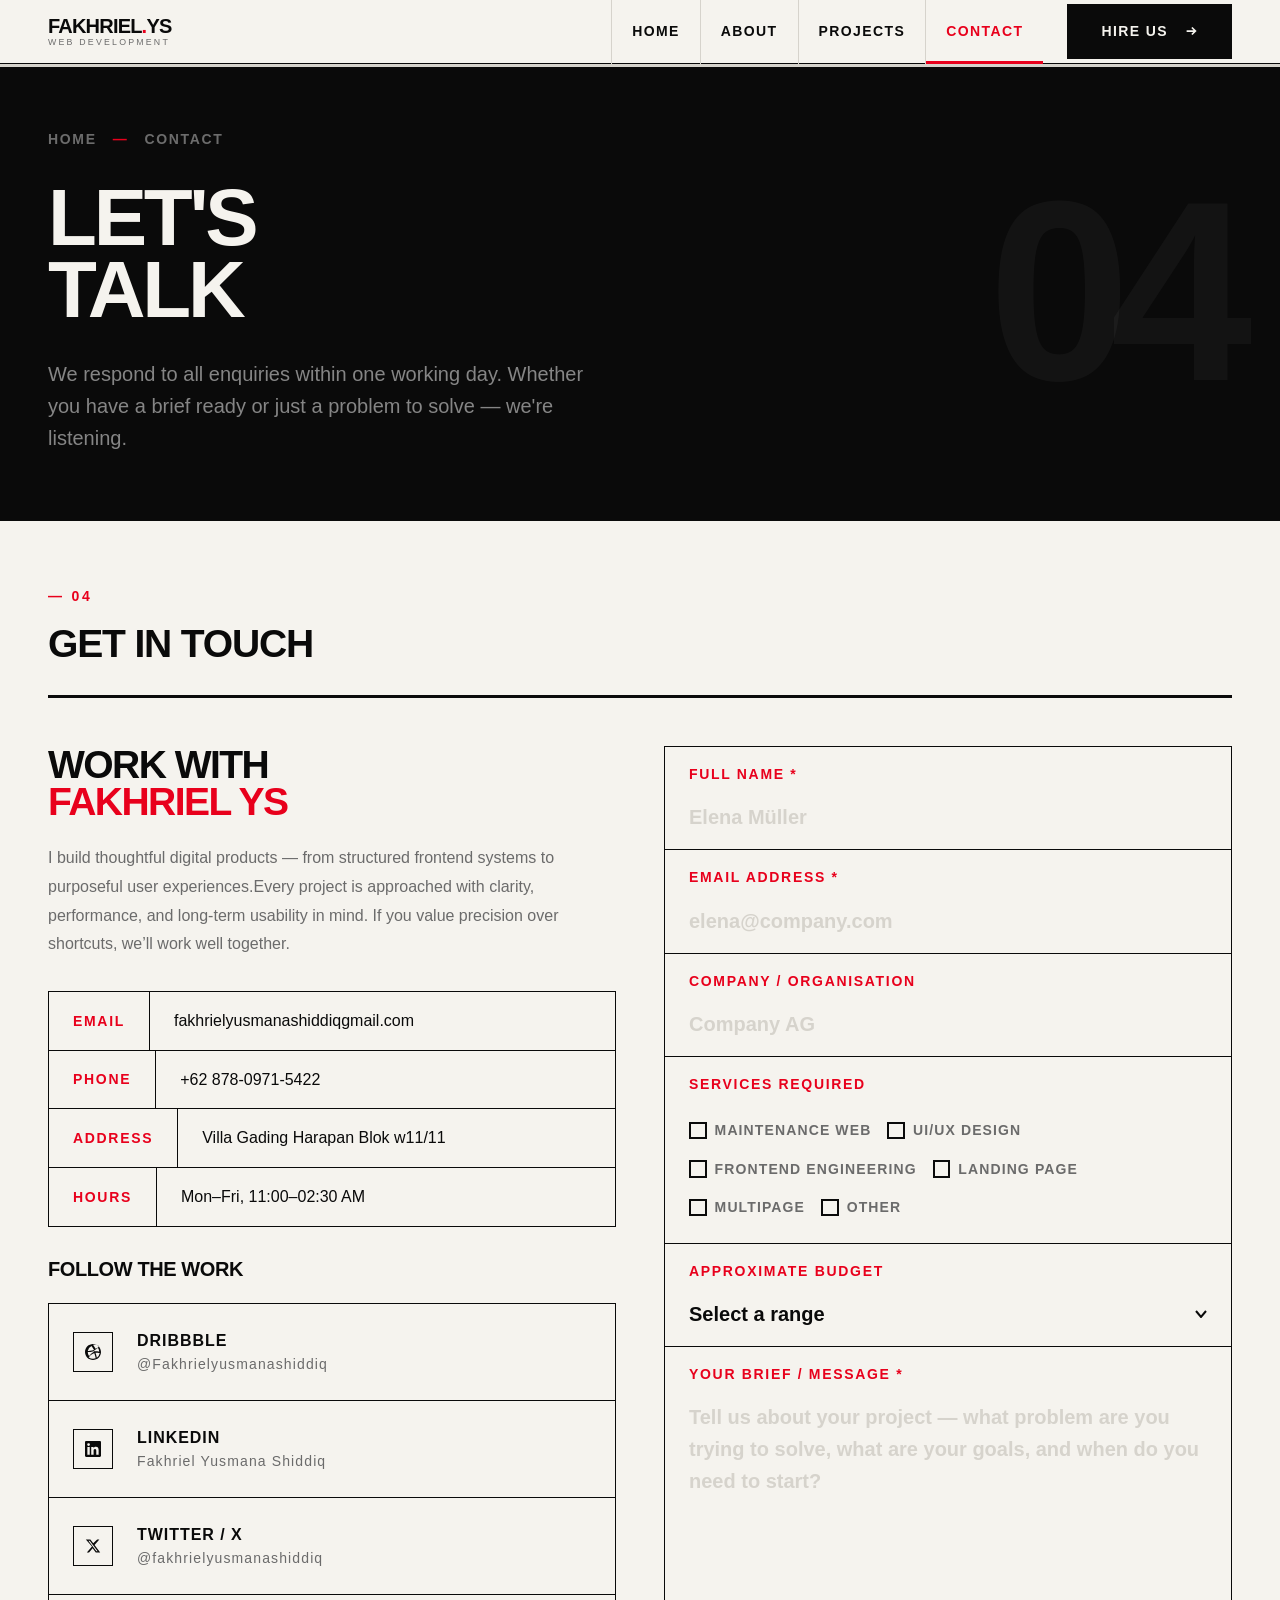
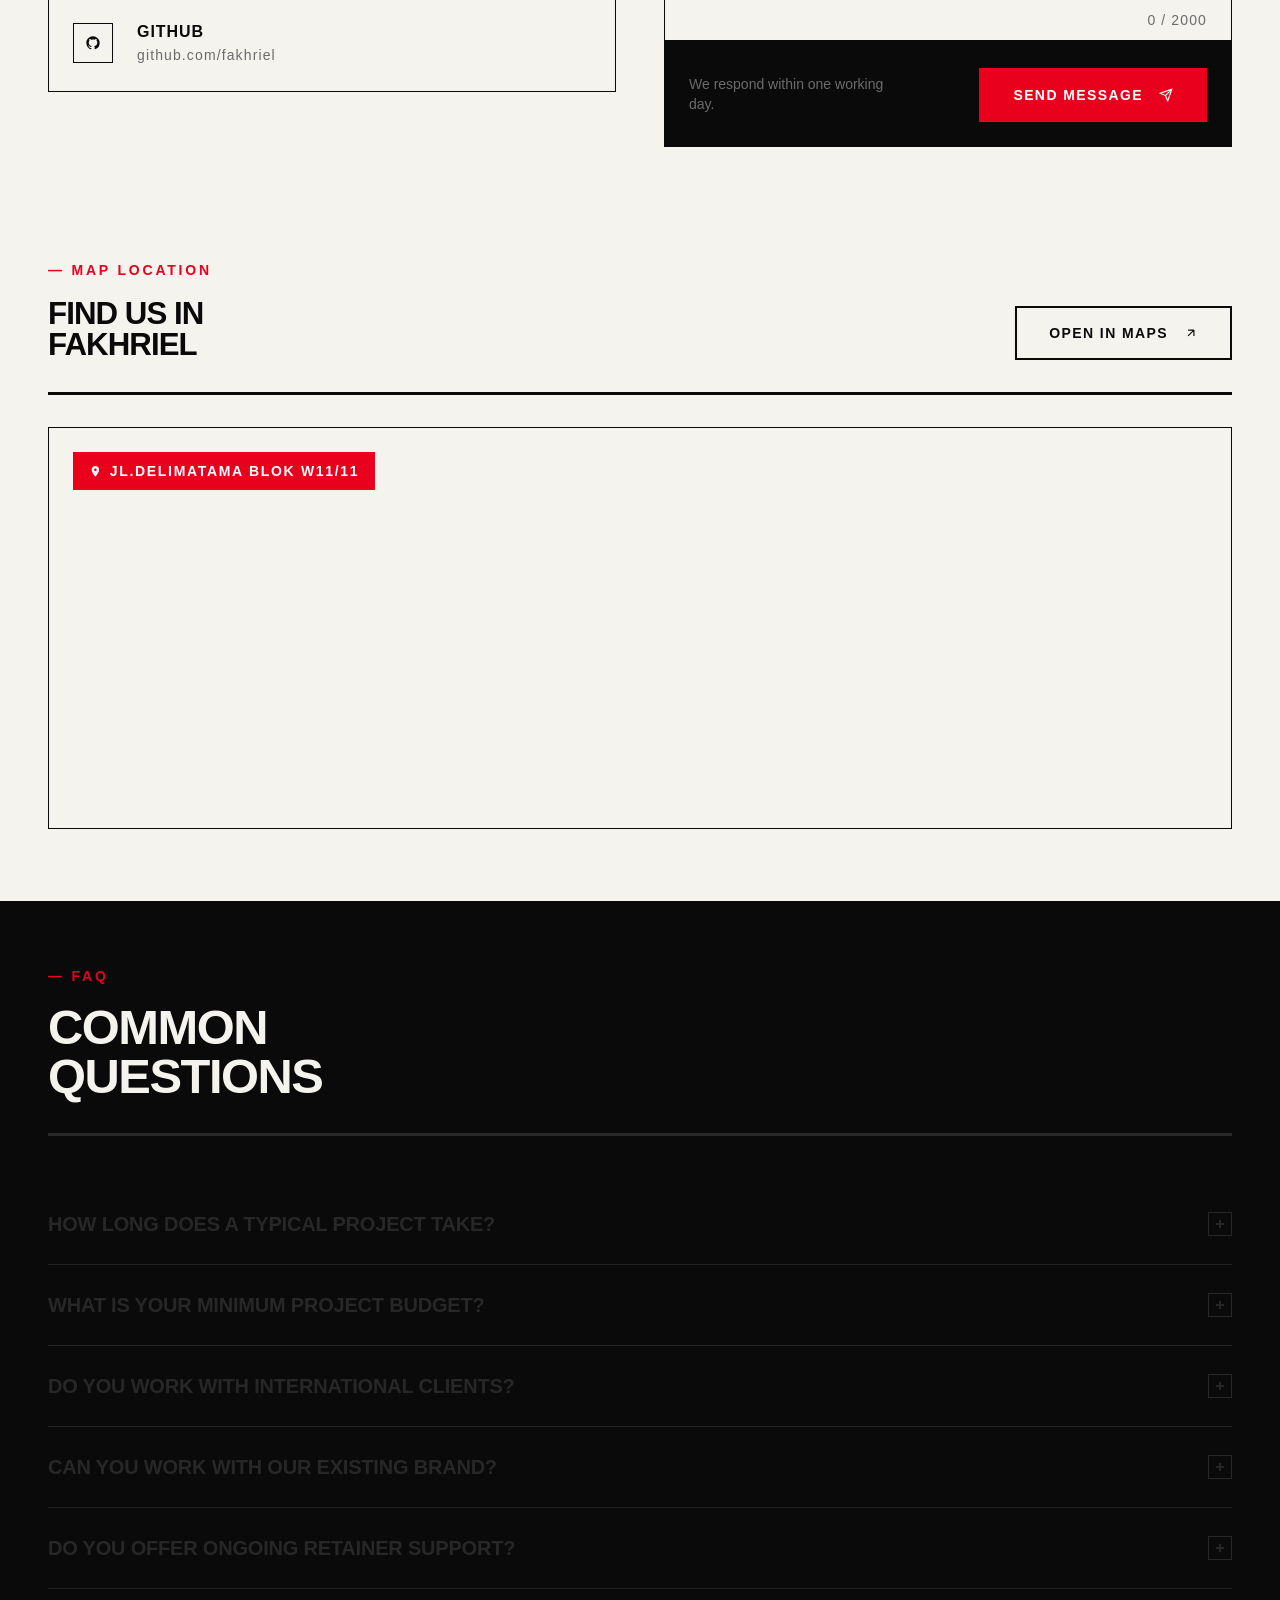
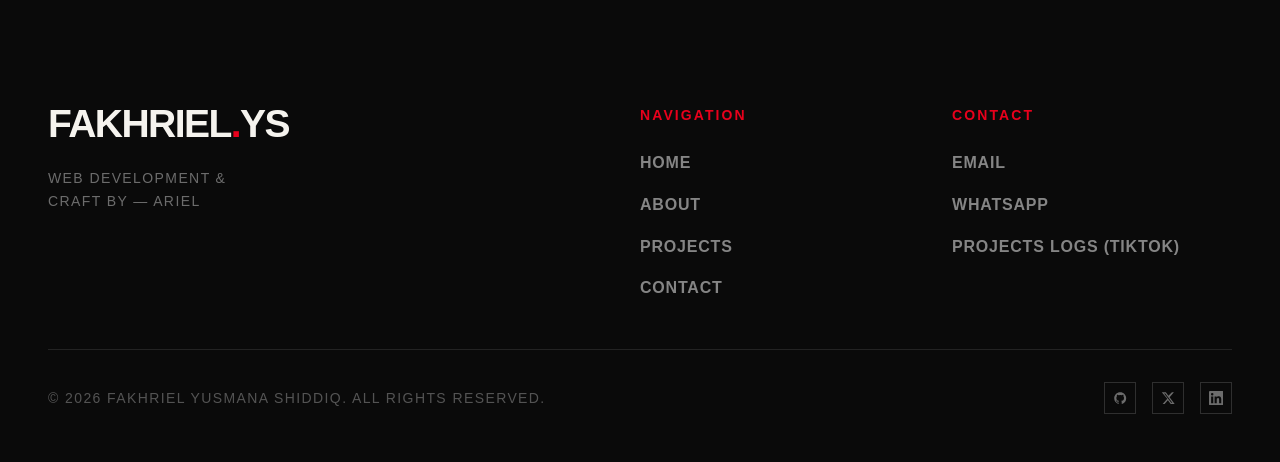
<file: contact.html>
<!DOCTYPE html>
<html lang="id">
<head>
  <meta charset="UTF-8" />
  <meta name="viewport" content="width=device-width, initial-scale=1.0" />
 
  <!--primary meta-->
  <title>My Contact</title>
  <meta name="description" content="Hubungi Fakhriel Yusmana Shiddiq untuk jasa pembuatan website modern, cepat, dan terstruktur. Spesialis frontend dan backend development dengan Node.js." />
  <meta name="keywords" content="Hire Web Developer, Jasa Pembuatan Website, Kontak Web Developer Indonesia, Jasa Website Modern" />
  <meta name="author" content="Fakhriel Yusmana Shiddiq" />
  <meta name="robots" content="index, follow" />

  <!--OPEN GRAPH-->
  <meta property="og:title" content="Contact — Work with Fakhriel Yusmana Shiddiq" />
  <meta property="og:description" content="Ready to build your website? Let's discuss your project and create a modern, high-performance digital solution." />
  <meta property="og:type" content="website" />
  <meta property="og:url" content="https://fakhrieldev.com/contact.html" />
  <meta property="og:image" content="https://fakhrieldev.com/assets/POTOPROFIL.webp" />

<link rel="canonical" href="https://fakhrieldev.com/contact.html" />
  <link rel="stylesheet" href="style.css" />
  <style>
    /* ── CONTACT PAGE EXTRAS ─────────────────────────────── */

    /* Form input focus ring */
    .form-input:focus,
    .form-textarea:focus {
      outline: none;
      box-shadow: inset 3px 0 0 var(--red);
    }

    /* Floating label animation */
    .form-group {
      position: relative;
      transition: background var(--dur-fast);
    }
    .form-group:focus-within {
      background: rgba(232, 0, 28, 0.02);
    }
    .form-group:focus-within .form-label {
      color: var(--ink);
    }

    /* Checkbox / radio custom */
    .check-group {
      display: flex;
      flex-wrap: wrap;
      gap: var(--sp-2);
      padding: var(--sp-2) var(--sp-3) var(--sp-3);
    }

    .check-option {
      display: flex;
      align-items: center;
      gap: 0.5rem;
      cursor: pointer;
    }

    .check-option input[type="checkbox"] {
      appearance: none;
      -webkit-appearance: none;
      width: 1.1rem;
      height: 1.1rem;
      border: 2px solid var(--ink);
      background: transparent;
      cursor: pointer;
      position: relative;
      flex-shrink: 0;
      transition: background var(--dur-fast), border-color var(--dur-fast);
    }

    .check-option input[type="checkbox"]:checked {
      background: var(--red);
      border-color: var(--red);
    }

    .check-option input[type="checkbox"]:checked::after {
      content: '';
      position: absolute;
      top: 1px;
      left: 4px;
      width: 4px;
      height: 8px;
      border: 2px solid white;
      border-top: none;
      border-left: none;
      transform: rotate(45deg);
    }

    .check-option input[type="checkbox"]:focus-visible {
      outline: 2px solid var(--red);
      outline-offset: 2px;
    }

    .check-label {
      font-size: var(--step--1);
      font-weight: 700;
      letter-spacing: 0.08em;
      text-transform: uppercase;
      color: var(--mid-gray);
      transition: color var(--dur-fast);
    }

    .check-option:has(input:checked) .check-label {
      color: var(--ink);
    }

    /* Budget select */
    .form-select {
      width: 100%;
      padding: var(--sp-2) var(--sp-3);
      background: transparent;
      border: none;
      outline: none;
      font-size: var(--step-1);
      font-weight: 700;
      color: var(--ink);
      -webkit-appearance: none;
      appearance: none;
      cursor: pointer;
      background-image: url("data:image/svg+xml,%3Csvg width='12' height='8' viewBox='0 0 12 8' fill='none' xmlns='http://www.w3.org/2000/svg'%3E%3Cpath d='M1 1L6 7L11 1' stroke='%230A0A0A' stroke-width='2'/%3E%3C/svg%3E");
      background-repeat: no-repeat;
      background-position: right var(--sp-3) center;
      padding-right: calc(var(--sp-3) + 1.5rem);
    }
    .form-select:focus { box-shadow: inset 3px 0 0 var(--red); }
    .form-select option { font-weight: 700; }

    /* Success banner */
    .form-success {
      display: none;
      padding: var(--sp-4);
      background: var(--ink);
      color: var(--paper);
      border: 3px solid var(--ink);
      text-align: center;
    }
    .form-success.show { display: block; }
    .form-success h3 {
      font-size: var(--step-3);
      margin-bottom: var(--sp-2);
      text-transform: uppercase;
    }
    .form-success p { color: rgba(255,255,255,0.6); max-width: none; }

    /* Error state */
    .form-group.error .form-label { color: var(--red); }
    .form-group.error { border-left: 3px solid var(--red); }
    .field-error {
      font-size: var(--step--1);
      color: var(--red);
      font-weight: 700;
      letter-spacing: 0.08em;
      padding: 0 var(--sp-3) var(--sp-1);
      display: none;
    }
    .form-group.error .field-error { display: block; }

    /* Character counter */
    .char-counter {
      font-size: var(--step--1);
      color: var(--mid-gray);
      text-align: right;
      padding: 0 var(--sp-3) var(--sp-1);
      letter-spacing: 0.08em;
    }
    .char-counter.warn { color: var(--red); }

    /* Social link row */
    .social-link-row {
      display: flex;
      align-items: center;
      gap: var(--sp-3);
      padding: var(--sp-3);
      border-bottom: 1px solid var(--ink);
      transition: background var(--dur-fast);
      text-decoration: none;
      color: var(--ink);
    }
    .social-link-row:last-child { border-bottom: none; }
    .social-link-row:hover { background: var(--ink); color: var(--paper); }
    .social-link-row:hover .social-icon { border-color: rgba(255,255,255,0.2); color: var(--paper); }
    .social-link-row:hover .social-arrow { opacity: 1; transform: translateX(0); }

    .social-icon {
      width: 2.5rem;
      height: 2.5rem;
      border: 1px solid var(--ink);
      display: flex;
      align-items: center;
      justify-content: center;
      flex-shrink: 0;
      transition: border-color var(--dur-fast);
    }
    .social-icon svg { width: 1rem; height: 1rem; fill: currentColor; }

    .social-link-label {
      flex: 1;
      font-size: var(--step-0);
      font-weight: 700;
      text-transform: uppercase;
      letter-spacing: 0.06em;
    }

    .social-link-handle {
      font-size: var(--step--1);
      color: var(--mid-gray);
      letter-spacing: 0.08em;
    }
    .social-link-row:hover .social-link-handle { color: rgba(255,255,255,0.4); }

    .social-arrow {
      opacity: 0;
      transform: translateX(-6px);
      transition: opacity var(--dur-fast), transform var(--dur-fast);
    }
    .social-arrow svg { width: 1rem; height: 1rem; }

    /* Map overlay text */
    .map-overlay-text {
      position: absolute;
      bottom: var(--sp-3);
      right: var(--sp-3);
      background: var(--ink);
      color: var(--paper);
      padding: var(--sp-2) var(--sp-3);
      font-size: var(--step--1);
      font-weight: 700;
      letter-spacing: 0.1em;
      text-transform: uppercase;
    }

    /* Availability indicator */
    .availability {
      display: inline-flex;
      align-items: center;
      gap: 0.5rem;
      font-size: var(--step--1);
      font-weight: 700;
      letter-spacing: 0.12em;
      text-transform: uppercase;
    }
    .availability-dot {
      width: 0.5rem;
      height: 0.5rem;
      border-radius: 50%;
      background: #22c55e;
      animation: pulse-dot 2s ease-in-out infinite;
    }
    @keyframes pulse-dot {
      0%, 100% { opacity: 1; transform: scale(1); }
      50%       { opacity: 0.5; transform: scale(0.8); }
    }

    /* Submit loading state */
    .btn-submit[data-loading="true"] {
      opacity: 0.7;
      pointer-events: none;
      cursor: not-allowed;
    }
    .btn-submit[data-loading="true"]::after {
      content: '...';
      margin-left: 0.25rem;
    }

    /* FAQ accordion */
    .faq-item {
      border-bottom: 1px solid var(--ink);
    }
    .faq-question {
      width: 100%;
      display: flex;
      align-items: center;
      justify-content: space-between;
      gap: var(--sp-3);
      padding: var(--sp-3) 0;
      font-size: var(--step-1);
      font-weight: 700;
      letter-spacing: -0.01em;
      text-transform: uppercase;
      text-align: left;
      cursor: pointer;
      color: var(--ink);
      transition: color var(--dur-fast);
      background: none;
      border: none;
    }
    .faq-question:hover { color: var(--red); }
    .faq-icon {
      flex-shrink: 0;
      width: 1.5rem;
      height: 1.5rem;
      border: 1px solid currentColor;
      display: flex;
      align-items: center;
      justify-content: center;
      transition: transform var(--dur-base) var(--ease-out), background var(--dur-fast), border-color var(--dur-fast);
    }
    .faq-icon svg { width: 0.75rem; height: 0.75rem; transition: transform var(--dur-base) var(--ease-out); }
    .faq-item.open .faq-icon { background: var(--red); border-color: var(--red); color: white; }
    .faq-item.open .faq-icon svg { transform: rotate(45deg); }
    .faq-answer {
      max-height: 0;
      overflow: hidden;
      transition: max-height var(--dur-slow) var(--ease-out);
    }
    .faq-item.open .faq-answer { max-height: 300px; }
    .faq-answer-inner {
      padding-bottom: var(--sp-3);
      color: var(--mid-gray);
      line-height: 1.7;
      font-size: var(--step-0);
    }
  </style>
  <script type="application/ld+json">
{
  "@context": "https://schema.org",
  "@type": "ProfessionalService",
  "name": "Fakhriel Yusmana Shiddiq — Web Development Services",
  "url": "https://fakhrieldev.com/contact.html",
  "description": "Professional web development services specializing in modern frontend and backend systems using Astro, Tailwind CSS, and Node.js.",
  "provider": {
    "@type": "Person",
    "name": "Fakhriel Yusmana Shiddiq"
  },
  "areaServed": "Indonesia",
  "availableChannel": {
    "@type": "ServiceChannel",
    "serviceLocation": {
      "@type": "Place",
      "name": "Remote"
    }
  },
  "contactPoint": {
    "@type": "ContactPoint",
    "contactType": "customer support",
    "email": "fakhrielyusmanashiddiq@gmail.com",
    "telephone": "+6287809715422"
  }
}
</script>
</head>
<body>

  <!-- SCROLL PROGRESS -->
  <div class="scroll-progress" aria-hidden="true">
    <div class="scroll-progress-bar" id="scrollBar"></div>
  </div>

  <!-- ══ HEADER ══════════════════════════════════════════════ -->
  <header class="site-header" role="banner">
    <div class="container">
      <a href="index.html" class="logo" aria-label="Studio Müller — Home">
        <span class="logo-mark">Fakhriel<span>.</span>YS</span>
        <span class="logo-sub">Web Development</span>
      </a>

      <nav class="nav-desktop" aria-label="Primary navigation">
        <a href="index.html">Home</a>
        <a href="about.html">About</a>
        <a href="projects.html">Projects</a>
        <a href="contact.html" class="active">Contact</a>
        <a href="contact.html" class="nav-cta">
          <span class="btn btn-primary">
            Hire Us
            <svg viewBox="0 0 16 16" fill="none" stroke="currentColor" stroke-width="2" aria-hidden="true">
              <path d="M3 8h10M9 4l4 4-4 4"/>
            </svg>
          </span>
        </a>
      </nav>

      <button class="burger" id="burgerBtn" aria-label="Open navigation menu" aria-expanded="false" aria-controls="navOverlay">
        <span></span><span></span><span></span>
      </button>
    </div>
  </header>

  <!-- ══ MOBILE OVERLAY ═══════════════════════════════════════ -->
  <nav class="nav-overlay" id="navOverlay" aria-label="Mobile navigation" aria-hidden="true">
    <div class="nav-overlay-top">
      <span class="nav-overlay-logo">Fakhriel<span>.</span>YS</span>
      <button class="burger open" id="overlayClose" aria-label="Close navigation menu">
        <span></span><span></span><span></span>
      </button>
    </div>
    <ul class="nav-overlay-links" role="list">
      <li><a href="index.html"><span class="num">01</span>Home</a></li>
      <li><a href="about.html"><span class="num">02</span>About</a></li>
      <li><a href="projects.html"><span class="num">03</span>Projects</a></li>
      <li><a href="contact.html" class="active"><span class="num">04</span>Contact</a></li>
    </ul>
    <div class="nav-overlay-bottom">
      <span class="caption" style="color:rgba(255,255,255,0.3);letter-spacing:0.12em;text-transform:uppercase;font-size:0.65rem;">Follow Us</span>
      <div class="nav-overlay-socials">
        <a href="https://github.com/Fakhriel" aria-label="GitHub"><svg viewBox="0 0 24 24" aria-hidden="true"><path d="M12 2C6.477 2 2 6.484 2 12.017c0 4.425 2.865 8.18 6.839 9.504.5.092.682-.217.682-.483 0-.237-.008-.868-.013-1.703-2.782.605-3.369-1.343-3.369-1.343-.454-1.158-1.11-1.466-1.11-1.466-.908-.62.069-.608.069-.608 1.003.07 1.531 1.032 1.531 1.032.892 1.53 2.341 1.088 2.91.832.092-.647.35-1.088.636-1.338-2.22-.253-4.555-1.113-4.555-4.951 0-1.093.39-1.988 1.029-2.688-.103-.253-.446-1.272.098-2.65 0 0 .84-.27 2.75 1.026A9.564 9.564 0 0112 6.844c.85.004 1.705.115 2.504.337 1.909-1.296 2.747-1.027 2.747-1.027.546 1.379.202 2.398.1 2.651.64.7 1.028 1.595 1.028 2.688 0 3.848-2.339 4.695-4.566 4.943.359.309.678.92.678 1.855 0 1.338-.012 2.419-.012 2.747 0 .268.18.58.688.482A10.019 10.019 0 0022 12.017C22 6.484 17.522 2 12 2z"/></svg></a>
        <a href="https://x.com/FakhrielS5625" aria-label="Twitter / X"><svg viewBox="0 0 24 24" aria-hidden="true"><path d="M18.244 2.25h3.308l-7.227 8.26 8.502 11.24H16.17l-4.714-6.231-5.401 6.231H2.746l7.73-8.835L1.254 2.25H8.08l4.253 5.622zm-1.161 17.52h1.833L7.084 4.126H5.117z"/></svg></a>
        <a href="https://www.linkedin.com/in/fakhriel-yusmana-shiddiq-98a49630b?utm_source=share_via&utm_content=profile&utm_medium=member_android" aria-label="Linkedin"><svg viewBox="0 0 24 24" aria-hidden="true"><path d="M20.447 20.452h-3.554v-5.569c0-1.328-.027-3.037-1.852-3.037-1.853 0-2.136 1.445-2.136 2.939v5.667H9.351V9h3.414v1.561h.046c.477-.9 1.637-1.85 3.37-1.85 3.601 0 4.267 2.37 4.267 5.455v6.286zM5.337 7.433a2.062 2.062 0 01-2.063-2.065 2.064 2.064 0 112.063 2.065zm1.782 13.019H3.555V9h3.564v11.452zM22.225 0H1.771C.792 0 0 .774 0 1.729v20.542C0 23.227.792 24 1.771 24h20.451C23.2 24 24 23.227 24 22.271V1.729C24 .774 23.2 0 22.222 0h.003z"/></svg></a>
        <a href="https://dribbble.com/fakhriel-yusmana-shiddiq" aria-label="Dribbble"><svg viewBox="0 0 24 24" aria-hidden="true"><path d="M12 24C5.385 24 0 18.615 0 12S5.385 0 12 0s12 5.385 12 12-5.385 12-12 12zm10.12-10.358c-.35-.11-3.17-.953-6.384-.438 1.34 3.684 1.887 6.684 1.992 7.308a10.517 10.517 0 004.395-6.87zm-6.115 7.808c-.153-.9-.75-4.032-2.19-7.77l-.066.02c-5.79 2.015-7.86 6.025-8.048 6.404a10.518 10.518 0 006.29 2.063 10.6 10.6 0 004.014-.717zm-9.777-2.963c.247-.617 3.156-5.552 8.4-7.225.107-.035.213-.07.32-.1a28.4 28.4 0 00-.325-.73c-5.088 1.64-10.01 1.586-10.462 1.573a10.56 10.56 0 002.067 6.482zm-2.11-8.138c.466.01 4.705.016 9.46-1.35a87.65 87.65 0 00-3.817-5.86 10.56 10.56 0 00-5.643 7.21zm7.96-9.172a93.03 93.03 0 013.83 5.855c3.65-1.365 5.19-3.44 5.38-3.702A10.508 10.508 0 0014.178 1.28zm7.278 4.583c-.22.308-1.92 2.507-5.72 4.056a37.8 37.8 0 01.34.748c.085.2.164.403.24.604 3.38-.425 6.744.258 7.086.33a10.566 10.566 0 00-1.946-5.738z"/></svg></a>
      </div>
    </div>
  </nav>

  <!-- ══ MAIN ════════════════════════════════════════════════ -->
  <main id="main-content">

    <!-- PAGE HERO -->
    <section class="page-hero" data-page-num="04" aria-labelledby="page-heading">
      <div class="container">
        <nav class="page-hero-breadcrumb" aria-label="Breadcrumb">
          <a href="index.html">Home</a>
          <span class="sep" aria-hidden="true">—</span>
          <span aria-current="page">Contact</span>
        </nav>
        <h1 id="page-heading">Let's<br>Talk</h1>
        <p class="page-hero-desc">
          We respond to all enquiries within one working day. Whether you have a brief ready or just a problem to solve — we're listening.
        </p>
      </div>
    </section> 

    <!-- ══ CONTACT SECTION ════════════════════════════════════ -->
    <section class="section" aria-labelledby="contact-heading">
      <div class="container">
        <div class="section-header fade-up">
          <div class="section-header-left">
            <span class="section-number">— 04</span>
            <h2 id="contact-heading" style="font-size:var(--step-4);">Get in Touch</h2>
          </div>
        </div>

        <div class="contact-layout fade-up">

          <!-- ── LEFT: Info + Socials ────────────────────── -->
          <div class="contact-info">

            <div>
              <h2 style="font-size:var(--step-4);line-height:0.95;letter-spacing:-0.04em;text-transform:uppercase;">
                Work with<br>
                <em style="font-style:normal;color:var(--red);">Fakhriel YS</em>
              </h2>
              <p style="color:var(--mid-gray);margin-top:var(--sp-3);line-height:1.8;">
                I build thoughtful digital products — from structured frontend systems to purposeful user experiences.Every project is approached with clarity, performance, and long-term usability in mind. If you value precision over shortcuts, we’ll work well together.
              </p>
            </div>

            <!-- Contact details table -->
            <div class="contact-details">
              <div class="contact-detail-row">
                <span class="contact-detail-label">Email</span>
                <a href="mailto:fakhrielyusmanashiddiq@gmail.com?subject=Project Inquiry" class="contact-detail-value hover-underline">fakhrielyusmanashiddiqgmail.com</a>
              </div>
              <div class="contact-detail-row">
                <span class="contact-detail-label">Phone</span>
                <a href="https://wa.me/6287809715422" class="contact-detail-value hover-underline">+62 878-0971-5422</a>
              </div>
              <div class="contact-detail-row">
                <span class="contact-detail-label">Address</span>
                <span class="contact-detail-value">Villa Gading Harapan Blok w11/11</span>
              </div>
              <div class="contact-detail-row">
                <span class="contact-detail-label">Hours</span>
                <span class="contact-detail-value">Mon–Fri, 11:00–02:30 AM</span>
              </div>
            </div>

            <!-- Social links -->
            <div>
              <h3 style="font-size:var(--step-1);text-transform:uppercase;letter-spacing:-0.02em;margin-bottom:var(--sp-3);">Follow the Work</h3>
              <div style="border:1px solid var(--ink);">

                <a href="https://dribbble.com/fakhriel-yusmana-shiddiq" class="social-link-row" aria-label="Follow us on Dribbble">
                  <div class="social-icon">
                    <svg viewBox="0 0 24 24" aria-hidden="true"><path d="M12 24C5.385 24 0 18.615 0 12S5.385 0 12 0s12 5.385 12 12-5.385 12-12 12zm10.12-10.358c-.35-.11-3.17-.953-6.384-.438 1.34 3.684 1.887 6.684 1.992 7.308a10.517 10.517 0 004.395-6.87zm-6.115 7.808c-.153-.9-.75-4.032-2.19-7.77l-.066.02c-5.79 2.015-7.86 6.025-8.048 6.404a10.518 10.518 0 006.29 2.063 10.6 10.6 0 004.014-.717zm-9.777-2.963c.247-.617 3.156-5.552 8.4-7.225.107-.035.213-.07.32-.1a28.4 28.4 0 00-.325-.73c-5.088 1.64-10.01 1.586-10.462 1.573a10.56 10.56 0 002.067 6.482zm-2.11-8.138c.466.01 4.705.016 9.46-1.35a87.65 87.65 0 00-3.817-5.86 10.56 10.56 0 00-5.643 7.21zm7.96-9.172a93.03 93.03 0 013.83 5.855c3.65-1.365 5.19-3.44 5.38-3.702A10.508 10.508 0 0014.178 1.28zm7.278 4.583c-.22.308-1.92 2.507-5.72 4.056a37.8 37.8 0 01.34.748c.085.2.164.403.24.604 3.38-.425 6.744.258 7.086.33a10.566 10.566 0 00-1.946-5.738z"/></svg>
                  </div>
                  <div>
                    <div class="social-link-label">Dribbble</div>
                    <div class="social-link-handle">@Fakhrielyusmanashiddiq</div>
                  </div>
                  <div class="social-arrow">
                    <svg viewBox="0 0 24 24" fill="none" stroke="currentColor" stroke-width="2" aria-hidden="true"><path d="M7 17L17 7M17 7H7M17 7v10"/></svg>
                  </div>
                </a>

                <a href="https://www.linkedin.com/in/fakhriel-yusmana-shiddiq-98a49630b?utm_source=share_via&utm_content=profile&utm_medium=member_android" class="social-link-row" aria-label="Follow us on LinkedIn">
                  <div class="social-icon">
                    <svg viewBox="0 0 24 24" aria-hidden="true"><path d="M20.447 20.452h-3.554v-5.569c0-1.328-.027-3.037-1.852-3.037-1.853 0-2.136 1.445-2.136 2.939v5.667H9.351V9h3.414v1.561h.046c.477-.9 1.637-1.85 3.37-1.85 3.601 0 4.267 2.37 4.267 5.455v6.286zM5.337 7.433a2.062 2.062 0 01-2.063-2.065 2.064 2.064 0 112.063 2.065zm1.782 13.019H3.555V9h3.564v11.452zM22.225 0H1.771C.792 0 0 .774 0 1.729v20.542C0 23.227.792 24 1.771 24h20.451C23.2 24 24 23.227 24 22.271V1.729C24 .774 23.2 0 22.222 0h.003z"/></svg>
                  </div>
                  <div>
                    <div class="social-link-label">LinkedIn</div>
                    <div class="social-link-handle">Fakhriel Yusmana Shiddiq</div>
                  </div>
                  <div class="social-arrow">
                    <svg viewBox="0 0 24 24" fill="none" stroke="currentColor" stroke-width="2" aria-hidden="true"><path d="M7 17L17 7M17 7H7M17 7v10"/></svg>
                  </div>
                </a>

                <a href="https://x.com/FakhrielS5625" class="social-link-row" aria-label="Follow us on Twitter / X">
                  <div class="social-icon">
                    <svg viewBox="0 0 24 24" aria-hidden="true"><path d="M18.244 2.25h3.308l-7.227 8.26 8.502 11.24H16.17l-4.714-6.231-5.401 6.231H2.746l7.73-8.835L1.254 2.25H8.08l4.253 5.622zm-1.161 17.52h1.833L7.084 4.126H5.117z"/></svg>
                  </div>
                  <div>
                    <div class="social-link-label">Twitter / X</div>
                    <div class="social-link-handle">@fakhrielyusmanashiddiq</div>
                  </div>
                  <div class="social-arrow">
                    <svg viewBox="0 0 24 24" fill="none" stroke="currentColor" stroke-width="2" aria-hidden="true"><path d="M7 17L17 7M17 7H7M17 7v10"/></svg>
                  </div>
                </a>

                <a href="https://github.com/Fakhriel" class="social-link-row" aria-label="Follow us on GitHub">
                  <div class="social-icon">
                    <svg viewBox="0 0 24 24" aria-hidden="true"><path d="M12 2C6.477 2 2 6.484 2 12.017c0 4.425 2.865 8.18 6.839 9.504.5.092.682-.217.682-.483 0-.237-.008-.868-.013-1.703-2.782.605-3.369-1.343-3.369-1.343-.454-1.158-1.11-1.466-1.11-1.466-.908-.62.069-.608.069-.608 1.003.07 1.531 1.032 1.531 1.032.892 1.53 2.341 1.088 2.91.832.092-.647.35-1.088.636-1.338-2.22-.253-4.555-1.113-4.555-4.951 0-1.093.39-1.988 1.029-2.688-.103-.253-.446-1.272.098-2.65 0 0 .84-.27 2.75 1.026A9.564 9.564 0 0112 6.844c.85.004 1.705.115 2.504.337 1.909-1.296 2.747-1.027 2.747-1.027.546 1.379.202 2.398.1 2.651.64.7 1.028 1.595 1.028 2.688 0 3.848-2.339 4.695-4.566 4.943.359.309.678.92.678 1.855 0 1.338-.012 2.419-.012 2.747 0 .268.18.58.688.482A10.019 10.019 0 0022 12.017C22 6.484 17.522 2 12 2z"/></svg>
                  </div>
                  <div>
                    <div class="social-link-label">GitHub</div>
                    <div class="social-link-handle">github.com/fakhriel</div>
                  </div>
                  <div class="social-arrow">
                    <svg viewBox="0 0 24 24" fill="none" stroke="currentColor" stroke-width="2" aria-hidden="true"><path d="M7 17L17 7M17 7H7M17 7v10"/></svg>
                  </div>
                </a>

              </div>
            </div>

          </div>

          <!-- ── RIGHT: Form ─────────────────────────────── -->
          <div>

            <!-- Success message (hidden by default) -->
            <div class="form-success" id="formSuccess" role="alert" aria-live="polite">
              <div style="width:4rem;height:4px;background:var(--red);margin:0 auto var(--sp-3);" aria-hidden="true"></div>
              <h3>Message Sent</h3>
              <p>Thank you for reaching out. We will respond within one working day.</p>
              <button onclick="document.getElementById('formSuccess').classList.remove('show');document.getElementById('contactForm').style.display='block';"
                class="btn btn-outline" style="margin-top:var(--sp-3);border-color:rgba(255,255,255,0.3);color:white;">
                Send Another
              </button>
            </div>
            <form
              id="contactForm"
              action="https://formsubmit.co/fakhrielyusmanashiddiq@gmail.com"
              method="POST"
              novalidate
              aria-label="Contact form"
            >
              <!-- FormSubmit configuration hidden fields -->
              <!-- Disable CAPTCHA (FormSubmit's own honeypot is used instead) -->
              <input type="hidden" name="_captcha"     value="false" />
              <!-- Custom subject line in inbox -->
              <input type="hidden" name="_subject"     value="New Project Enquiry — Fakhriel Yusmana Shiddiq" />
              <!-- Redirect after submission — replace with your thank-you page or leave as is -->
              <input type="hidden" name="_next"        value="https://fakhriel.github.io/fakhrielportfolio/thankyou.html" />
              <!-- Template label for FormSubmit dashboard -->
              <input type="hidden" name="_template"    value="table" />
              <!-- Honeypot anti-spam field (must stay hidden) -->
              <input type="text"   name="_honey"       style="display:none" tabindex="-1" autocomplete="off" />

              <div class="contact-form">

                <!-- Name -->
                <div class="form-group" id="group-name">
                  <label class="form-label" for="name">Full Name <span style="color:var(--red);" aria-hidden="true">*</span></label>
                  <input
                    class="form-input"
                    type="text"
                    id="name"
                    name="name"
                    placeholder="Elena Müller"
                    autocomplete="name"
                    required
                    aria-required="true"
                    aria-describedby="name-error"
                  />
                  <span class="field-error" id="name-error" role="alert">Please enter your full name.</span>
                </div>

                <!-- Email -->
                <div class="form-group" id="group-email">
                  <label class="form-label" for="email">Email Address <span style="color:var(--red);" aria-hidden="true">*</span></label>
                  <input
                    class="form-input"
                    type="email"
                    id="email"
                    name="email"
                    placeholder="elena@company.com"
                    autocomplete="email"
                    required
                    aria-required="true"
                    aria-describedby="email-error"
                  />
                  <span class="field-error" id="email-error" role="alert">Please enter a valid email address.</span>
                </div>

                <!-- Company -->
                <div class="form-group" id="group-company">
                  <label class="form-label" for="company">Company / Organisation</label>
                  <input
                    class="form-input"
                    type="text"
                    id="company"
                    name="company"
                    placeholder="Company AG"
                    autocomplete="organization"
                  />
                </div>

                <!-- Services checkboxes -->
                <div class="form-group" id="group-services" style="border-bottom:1px solid var(--ink);">
                  <label class="form-label" style="padding-bottom:var(--sp-1);">Services Required</label>
                  <div class="check-group" role="group" aria-label="Select services">
                    <label class="check-option">
                      <input type="checkbox" name="services" value="Maintenance Web" />
                      <span class="check-label">Maintenance Web</span>
                    </label>
                    <label class="check-option">
                      <input type="checkbox" name="services" value="UI/UX Design" />
                      <span class="check-label">UI/UX Design</span>
                    </label>
                    <label class="check-option">
                      <input type="checkbox" name="services" value="Frontend Engineering" />
                      <span class="check-label">Frontend Engineering</span>
                    </label>
                    <label class="check-option">
                      <input type="checkbox" name="services" value="Poster Design" />
                      <span class="check-label">Landing Page</span>
                    </label>
                    <label class="check-option">
                      <input type="checkbox" name="services" value="Wordpress Web" />
                      <span class="check-label">Multipage</span>
                    </label>
                    <label class="check-option">
                      <input type="checkbox" name="services" value="Other" />
                      <span class="check-label">Other</span>
                    </label>
                  </div>
                </div>

                <!-- Budget -->
                <div class="form-group" id="group-budget">
                  <label class="form-label" for="budget">Approximate Budget</label>
                  <select class="form-select" id="budget" name="budget">
                    <option value="" disabled selected>Select a range</option>
                    <option value="Under CHF 10k">Rp. 700.000</option>
                    <option value="CHF 10k–25k">Rp. 1.500.000</option>
                    <option value="CHF 25k–50k">Rp. 2.500.000</option>
                    <option value="CHF 50k–100k">Rp. 3.500.000</option>
                    <option value="To be discussed">To be discussed</option>
                  </select>
                </div>

                <!-- Message -->
                <div class="form-group" id="group-message">
                  <label class="form-label" for="message">
                    Your Brief / Message
                    <span style="color:var(--red);" aria-hidden="true"> *</span>
                  </label>
                  <textarea
                    class="form-textarea"
                    id="message"
                    name="message"
                    placeholder="Tell us about your project — what problem are you trying to solve, what are your goals, and when do you need to start?"
                    required
                    aria-required="true"
                    aria-describedby="message-error message-chars"
                    maxlength="2000"
                    rows="6"
                  ></textarea>
                  <span class="field-error" id="message-error" role="alert">Please enter your message.</span>
                  <span class="char-counter" id="message-chars" aria-live="polite">0 / 2000</span>
                </div>

                <!-- Form footer / Submit -->
                <div class="form-footer">
                  <p style="font-size:var(--step--1);color:rgba(255,255,255,0.4);max-width:25ch;line-height:1.4;">
                    We respond within one working day.
                  </p>
                  <button
                    type="submit"
                    class="btn btn-red btn-submit"
                    id="submitBtn"
                    aria-label="Send your message"
                  >
                    Send Message
                    <svg viewBox="0 0 24 24" fill="none" stroke="currentColor" stroke-width="2" width="1em" height="1em" aria-hidden="true">
                      <path d="M22 2L11 13M22 2l-7 20-4-9-9-4 20-7z"/>
                    </svg>
                  </button>
                </div>
              </div>
            </form>
          </div>
        </div>
      </div>
    </section>

    <!-- ══ MAP SECTION ════════════════════════════════════════ -->
    <section class="section-sm" aria-labelledby="map-heading">
      <div class="container">
        <div class="section-header fade-up" style="margin-bottom:var(--sp-4);">
          <div class="section-header-left">
            <span class="section-number">— Map Location</span>
            <h2 id="map-heading" style="font-size:var(--step-3);">Find Us in<br>Fakhriel</h2>
          </div>
          <div style="align-self:flex-end;">
            <a
              href="https://maps.app.goo.gl/DXa6BRUuUGKxKDyPA"
              target="_blank"
              rel="noopener noreferrer"
              class="btn btn-outline"
              aria-label="Open location in Google Maps"
            >
              Open in Maps
              <svg viewBox="0 0 24 24" fill="none" stroke="currentColor" stroke-width="2" width="1em" height="1em" aria-hidden="true">
                <path d="M7 17L17 7M17 7H7M17 7v10"/>
              </svg>
            </a>
          </div>
        </div>

        <!-- Map wrapper -->
        <div class="map-wrapper fade-up" style="margin-bottom:var(--sp-3);">
            <iframe
            src="https://www.google.com/maps/embed?pb=!1m14!1m12!1m3!1d495.8283893288949!2d107.03413502720501!3d-6.18063822747859!2m3!1f0!2f0!3f0!3m2!1i1024!2i768!4f13.1!5e0!3m2!1sen!2sid!4v1772454144044!5m2!1sen!2sid"
            title="Fakhriel Yusmana Shiddiq, Location"
            loading="lazy"
            referrerpolicy="no-referrer-when-downgrade"
            allowfullscreen>
            </iframe>
          

          <!-- Red location badge -->
          <div class="map-badge" aria-hidden="true">
            <svg viewBox="0 0 24 24" aria-hidden="true">
              <path d="M12 2C8.13 2 5 5.13 5 9c0 5.25 7 13 7 13s7-7.75 7-13c0-3.87-3.13-7-7-7zm0 9.5c-1.38 0-2.5-1.12-2.5-2.5s1.12-2.5 2.5-2.5 2.5 1.12 2.5 2.5-1.12 2.5-2.5 2.5z"/>
            </svg>
            JL.Delimatama Blok w11/11 
          </div>

          <!-- Black overlay text (bottom-right) -->
          
        </div>
      </div>
    </section>

    <!-- ══ FAQ SECTION ════════════════════════════════════════ -->
    <section class="section" style="background:var(--ink);color:var(--paper);" aria-labelledby="faq-heading">
      <div class="container">
        <div class="section-header fade-up" style="border-bottom-color:rgba(255,255,255,0.12);">
          <div class="section-header-left">
            <span class="section-number" style="color:var(--red);">— FAQ</span>
            <h2 id="faq-heading">Common<br>Questions</h2>
          </div>
        </div>

        <div class="fade-up" style="--ink:rgba(255,255,255,0.12);">

          <div class="faq-item" style="border-color:rgba(255,255,255,0.1);">
            <button class="faq-question" aria-expanded="false">
              How long does a typical project take?
              <span class="faq-icon" aria-hidden="true">
                <svg viewBox="0 0 12 12" fill="none" stroke="currentColor" stroke-width="2"><path d="M6 2v8M2 6h8"/></svg>
              </span>
            </button>
            <div class="faq-answer">
              <div class="faq-answer-inner" style="color:rgba(255,255,255,0.5);">
                 Most website projects take between 2–6 weeks, depending on scope and complexity.Smaller landing pages can be completed faster, while custom systems may require additional time.Clear communication and defined requirements help keep everything on schedule.
              </div>
            </div>
          </div>
          <div class="faq-item" style="border-color:rgba(255,255,255,0.1);">
            <button class="faq-question" aria-expanded="false">
              What is your minimum project budget?
              <span class="faq-icon" aria-hidden="true">
                <svg viewBox="0 0 12 12" fill="none" stroke="currentColor" stroke-width="2"><path d="M6 2v8M2 6h8"/></svg>
              </span>
            </button>
            <div class="faq-answer">
              <div class="faq-answer-inner" style="color:rgba(255,255,255,0.5);">
                 Project pricing depends on scope, features, and technical requirements.After a short discussion about your goals, I’ll provide a clear and transparent proposal.I focus on delivering long-term value rather than short-term shortcuts.
              </div>
            </div>
          </div>

          <div class="faq-item" style="border-color:rgba(255,255,255,0.1);">
            <button class="faq-question" aria-expanded="false">
              Do you work with international clients?
              <span class="faq-icon" aria-hidden="true">
                <svg viewBox="0 0 12 12" fill="none" stroke="currentColor" stroke-width="2"><path d="M6 2v8M2 6h8"/></svg>
              </span>
            </button>
            <div class="faq-answer">
              <div class="faq-answer-inner" style="color:rgba(255,255,255,0.5);">
                Yes. I work remotely and collaborate with clients through structured communication, online meetings, and clear documentation.Location is never a limitation when the process is well defined.
              </div>
            </div>
          </div>

          <div class="faq-item" style="border-color:rgba(255,255,255,0.1);">
            <button class="faq-question" aria-expanded="false">
              Can you work with our existing brand?
              <span class="faq-icon" aria-hidden="true">
                <svg viewBox="0 0 12 12" fill="none" stroke="currentColor" stroke-width="2"><path d="M6 2v8M2 6h8"/></svg>
              </span>
            </button>
            <div class="faq-answer">
              <div class="faq-answer-inner" style="color:rgba(255,255,255,0.5);">
                Absolutely. I can work within existing brand guidelines while improving structure, usability, and technical performance.Every project starts with understanding what already works before making improvements.
              </div>
            </div>
          </div>

          <div class="faq-item" style="border-color:rgba(255,255,255,0.1);">
            <button class="faq-question" aria-expanded="false">
              Do you offer ongoing retainer support?
              <span class="faq-icon" aria-hidden="true">
                <svg viewBox="0 0 12 12" fill="none" stroke="currentColor" stroke-width="2"><path d="M6 2v8M2 6h8"/></svg>
              </span>
            </button>
            <div class="faq-answer">
              <div class="faq-answer-inner" style="color:rgba(255,255,255,0.5);">
                Yes. Ongoing support is available for maintenance, feature updates, performance optimization, and future improvements.Support terms are discussed based on project needs.
              </div>
            </div>
          </div>
        </div>
      </div>
    </section>
  </main>

  <!-- ══ FOOTER ═══════════════════════════════════════════════ -->
   <footer class="site-footer" role="contentinfo">
    <div class="container">
      <div class="footer-grid">
        <div class="footer-brand">
          <div class="footer-logo">Fakhriel<span>.</span>YS</div>
          <p class="footer-tagline">Web Development &amp; Craft By — Ariel</p>
        </div>
        <div>
          <p class="footer-nav-title">Navigation</p>
          <ul class="footer-nav-list" role="list">
            <li><a href="index.html">Home</a></li>
            <li><a href="about.html">About</a></li>
            <li><a href="projects.html">Projects</a></li>
            <li><a href="contact.html">Contact</a></li>
          </ul>
        </div>
        <div>
          <p class="footer-nav-title">Contact</p>
          <ul class="footer-nav-list" role="list">
            <li><a href="mailto:fakhrielyusmanashiddiq@gmail.com?subject=Project Inquiry">Email</a></li>
            <li><a href="https://wa.me/6287809715422" target="_blank">WhatsApp</a></li>
            <li><a href="https://www.tiktok.com/@fakhriel.yusmana?_r=1&_t=ZS-94M1HI8Jd8D">Projects Logs (tiktok)</a></li>
          </ul>
        </div>
      </div>
      <div class="footer-bottom">
        <span class="footer-copy">&copy; 2026 Fakhriel Yusmana Shiddiq. All rights reserved.</span>
        <div class="footer-socials">
          <a href="https://github.com/Fakhriel" aria-label="GitHub"><svg viewBox="0 0 24 24" aria-hidden="true"><path d="M12 2C6.477 2 2 6.484 2 12.017c0 4.425 2.865 8.18 6.839 9.504.5.092.682-.217.682-.483 0-.237-.008-.868-.013-1.703-2.782.605-3.369-1.343-3.369-1.343-.454-1.158-1.11-1.466-1.11-1.466-.908-.62.069-.608.069-.608 1.003.07 1.531 1.032 1.531 1.032.892 1.53 2.341 1.088 2.91.832.092-.647.35-1.088.636-1.338-2.22-.253-4.555-1.113-4.555-4.951 0-1.093.39-1.988 1.029-2.688-.103-.253-.446-1.272.098-2.65 0 0 .84-.27 2.75 1.026A9.564 9.564 0 0112 6.844c.85.004 1.705.115 2.504.337 1.909-1.296 2.747-1.027 2.747-1.027.546 1.379.202 2.398.1 2.651.64.7 1.028 1.595 1.028 2.688 0 3.848-2.339 4.695-4.566 4.943.359.309.678.92.678 1.855 0 1.338-.012 2.419-.012 2.747 0 .268.18.58.688.482A10.019 10.019 0 0022 12.017C22 6.484 17.522 2 12 2z"/></svg></a>
          <a href="https://x.com/FakhrielS5625" aria-label="Twitter / X"><svg viewBox="0 0 24 24" aria-hidden="true"><path d="M18.244 2.25h3.308l-7.227 8.26 8.502 11.24H16.17l-4.714-6.231-5.401 6.231H2.746l7.73-8.835L1.254 2.25H8.08l4.253 5.622zm-1.161 17.52h1.833L7.084 4.126H5.117z"/></svg></a>
          <a href="https://www.linkedin.com/in/fakhriel-yusmana-shiddiq-98a49630b?utm_source=share_via&utm_content=profile&utm_medium=member_android" aria-label="LinkedIn"><svg viewBox="0 0 24 24" aria-hidden="true"><path d="M20.447 20.452h-3.554v-5.569c0-1.328-.027-3.037-1.852-3.037-1.853 0-2.136 1.445-2.136 2.939v5.667H9.351V9h3.414v1.561h.046c.477-.9 1.637-1.85 3.37-1.85 3.601 0 4.267 2.37 4.267 5.455v6.286zM5.337 7.433a2.062 2.062 0 01-2.063-2.065 2.064 2.064 0 112.063 2.065zm1.782 13.019H3.555V9h3.564v11.452zM22.225 0H1.771C.792 0 0 .774 0 1.729v20.542C0 23.227.792 24 1.771 24h20.451C23.2 24 24 23.227 24 22.271V1.729C24 .774 23.2 0 22.222 0h.003z"/></svg></a>
        </div>
      </div>
    </div>
  </footer>

  <script src="script.js"></script>

  <!-- ══ CONTACT PAGE SCRIPT ══════════════════════════════════ -->
  <script>
  (function () {
    'use strict';

    /* ── 1. LOCATION GRID RESPONSIVE ──────────────────────── */
    var locGrid = document.getElementById('locationGrid');
    function setLocGrid() {
      if (!locGrid) return;
      locGrid.style.gridTemplateColumns =
        window.innerWidth >= 640 ? 'repeat(4,1fr)' : 'repeat(2,1fr)';
    }
    setLocGrid();
    window.addEventListener('resize', setLocGrid);

    /* ── 2. TEXTAREA CHARACTER COUNTER ────────────────────── */
    var msgArea  = document.getElementById('message');
    var charDisp = document.getElementById('message-chars');
    var MAX_CHARS = 2000;

    if (msgArea && charDisp) {
      msgArea.addEventListener('input', function () {
        var len = msgArea.value.length;
        charDisp.textContent = len + ' / ' + MAX_CHARS;
        charDisp.classList.toggle('warn', len > MAX_CHARS * 0.9);
      });
    }

    /* ── 3. INLINE FORM VALIDATION ────────────────────────── */
    var form       = document.getElementById('contactForm');
    var submitBtn  = document.getElementById('submitBtn');
    var successBox = document.getElementById('formSuccess');

    function validateField(input) {
      var group = input.closest('.form-group');
      if (!group) return true;
      var valid = input.checkValidity();
      group.classList.toggle('error', !valid);
      return valid;
    }

    /* Validate on blur */
    if (form) {
      var inputs = form.querySelectorAll('input[required], textarea[required]');
      inputs.forEach(function (inp) {
        inp.addEventListener('blur', function () { validateField(inp); });
        inp.addEventListener('input', function () {
          if (inp.closest('.form-group').classList.contains('error')) {
            validateField(inp);
          }
        });
      });
    }

    /* ── 4. FORM SUBMIT HANDLER ───────────────────────────── */
    if (form) {
      form.addEventListener('submit', function (e) {

        /* Run validation on all required fields */
        var requiredInputs = form.querySelectorAll('input[required], textarea[required]');
        var allValid = true;
        requiredInputs.forEach(function (inp) {
          if (!validateField(inp)) allValid = false;
        });

        if (!allValid) {
          e.preventDefault();
          /* Scroll to first error */
          var firstError = form.querySelector('.form-group.error');
          if (firstError) {
            firstError.scrollIntoView({ behavior: 'smooth', block: 'center' });
            firstError.querySelector('input, textarea').focus();
          }
          return;
        }

        /* Loading state on button */
        if (submitBtn) {
          submitBtn.dataset.loading = 'true';
          submitBtn.textContent = 'Sending';
        }

        /*
          NOTE: For a true AJAX submit (no page redirect),
          uncomment the block below and remove the action attribute from the form.
          The FormSubmit AJAX endpoint requires their JS to be loaded OR
          you can use their standard POST method (current setup) which redirects
          to the _next URL you specified in the hidden fields above.

          AJAX OPTION (optional enhancement):
          ─────────────────────────────────────
          e.preventDefault();
          var formData = new FormData(form);
          fetch('https://formsubmit.co/ajax/your@email.com', {
            method: 'POST',
            headers: { 'Accept': 'application/json' },
            body: formData
          })
          .then(function(res) { return res.json(); })
          .then(function(data) {
            if (data.success) {
              form.style.display = 'none';
              successBox.classList.add('show');
              submitBtn.dataset.loading = 'false';
              window.scrollTo({ top: form.offsetTop - 100, behavior: 'smooth' });
            }
          })
          .catch(function() {
            submitBtn.dataset.loading = 'false';
            alert('Something went wrong. Please try emailing us directly at hello@studiomuller.com');
          });
        */
      });
    }

    /* ── 5. CHECK IF REDIRECTED BACK AFTER SUCCESS ────────── */
    if (window.location.search.includes('sent=true')) {
      var contactFormEl = document.getElementById('contactForm');
      if (contactFormEl) contactFormEl.style.display = 'none';
      if (successBox) successBox.classList.add('show');
      /* Clean URL */
      window.history.replaceState({}, '', window.location.pathname);
    }

    /* ── 6. FAQ ACCORDION ─────────────────────────────────── */
    var faqItems = document.querySelectorAll('.faq-item');

    faqItems.forEach(function (item) {
      var btn    = item.querySelector('.faq-question');
      var answer = item.querySelector('.faq-answer');

      if (!btn || !answer) return;

      btn.addEventListener('click', function () {
        var isOpen = item.classList.contains('open');

        /* Close all */
        faqItems.forEach(function (fi) {
          fi.classList.remove('open');
          var q = fi.querySelector('.faq-question');
          if (q) q.setAttribute('aria-expanded', 'false');
        });

        /* Toggle clicked */
        if (!isOpen) {
          item.classList.add('open');
          btn.setAttribute('aria-expanded', 'true');
        }
      });
    });

  })();
  </script>

</body>

</html>
</file>
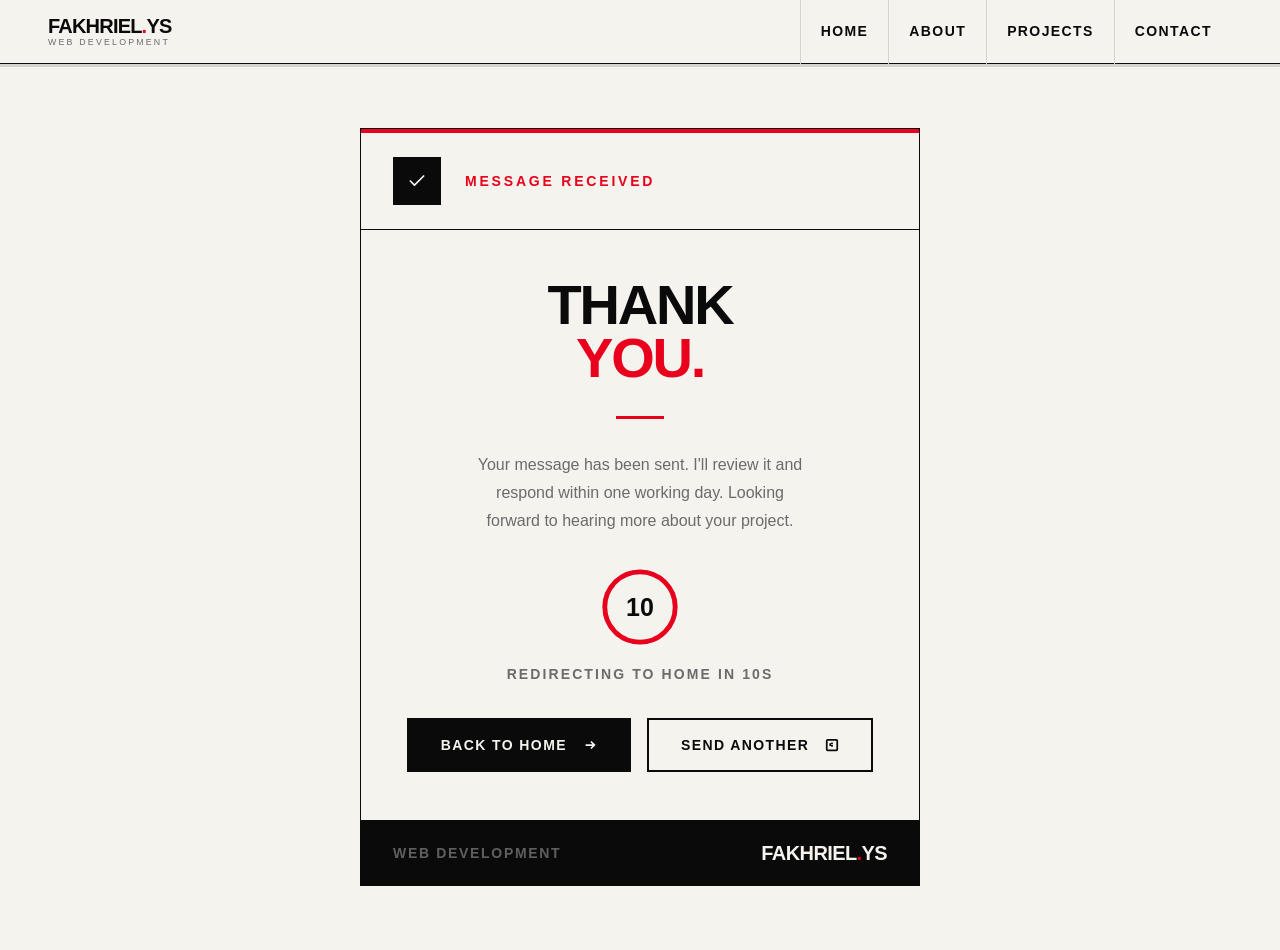
<file: thankyou.html>
<!DOCTYPE html>
<html lang="id">
<head>
  <meta charset="UTF-8" />
  <meta name="viewport" content="width=device-width, initial-scale=1.0" />

  <!-- Primary meta -->
  <title>Message Sent — Fakhriel.YS</title>
  <meta name="description" content="Terima kasih telah menghubungi Fakhriel Yusmana Shiddiq. Pesan Anda telah berhasil dikirim." />
  <meta name="robots" content="noindex, nofollow" />
  <link rel="canonical" href="https://namadomainkamu.com/thankyou.html" />
  <!-- Open Graph -->
  <meta property="og:title" content="Message Sent — Fakhriel Yusmana Shiddiq" />
  <meta property="og:description" content="Your message has been successfully sent." />
  <meta property="og:type" content="website" />
  <meta property="og:url" content="https://namadomainkamu.com/thankyou.html" />
  <link rel="stylesheet" href="style.css" />
  <style>

    /* ══════════════════════════════════════════════════════
       THANK YOU PAGE — layout & animations
    ══════════════════════════════════════════════════════ */

    /* Full-height layout so content is always centred */
    .ty-page {
      min-height: calc(100svh - var(--header-h));
      min-height: calc(100dvh - var(--header-h));
      display: flex;
      flex-direction: column;
      align-items: center;
      justify-content: center;
      padding: var(--sp-6) var(--pad-x);
      text-align: center;
      position: relative;
      overflow: hidden;
    }

    /* Large background number — Swiss Design watermark */
    .ty-page::before {
      content: 'OK';
      position: absolute;
      left: 50%;
      top: 50%;
      transform: translate(-50%, -50%);
      font-size: clamp(8rem, 30vw, 22rem);
      font-weight: 900;
      letter-spacing: -0.06em;
      text-transform: uppercase;
      color: rgba(10,10,10,0.04);
      line-height: 1;
      pointer-events: none;
      white-space: nowrap;
      user-select: none;
    }

    /* ── MAIN CARD ───────────────────────────────────────── */
    .ty-card {
      position: relative;
      z-index: 1;
      max-width: 560px;
      width: 100%;
      border: 1px solid var(--ink);
      background: var(--paper);
    }

    /* Top accent bar */
    .ty-card-top {
      height: 4px;
      background: var(--red);
      width: 100%;
    }

    /* Header strip */
    .ty-card-header {
      display: flex;
      align-items: center;
      gap: var(--sp-3);
      padding: var(--sp-3) var(--sp-4);
      border-bottom: 1px solid var(--ink);
    }

    .ty-icon-wrap {
      width: 3rem;
      height: 3rem;
      background: var(--ink);
      display: flex;
      align-items: center;
      justify-content: center;
      flex-shrink: 0;
    }

    .ty-icon-wrap svg {
      width: 1.25rem;
      height: 1.25rem;
      stroke: var(--paper);
      fill: none;
      stroke-width: 2;
      stroke-linecap: round;
      stroke-linejoin: round;
    }

    .ty-label {
      font-size: var(--step--1);
      font-weight: 700;
      letter-spacing: 0.2em;
      text-transform: uppercase;
      color: var(--red);
    }

    /* Body */
    .ty-card-body {
      padding: var(--sp-5) var(--sp-4);
      display: flex;
      flex-direction: column;
      align-items: center;
      gap: var(--sp-4);
    }

    .ty-heading {
      font-size: clamp(2.2rem, 8vw, 3.5rem);
      font-weight: 900;
      letter-spacing: -0.04em;
      text-transform: uppercase;
      line-height: 0.95;
      color: var(--ink);
    }

    .ty-heading span {
      display: block;
      color: var(--red);
    }

    .ty-subtext {
      font-size: var(--step-0);
      color: var(--mid-gray);
      line-height: 1.75;
      max-width: 38ch;
    }

    /* ── DIVIDER ─────────────────────────────────────────── */
    .ty-divider {
      width: 3rem;
      height: 3px;
      background: var(--red);
      flex-shrink: 0;
    }

    /* ── COUNTDOWN RING ──────────────────────────────────── */
    .ty-countdown-wrap {
      display: flex;
      flex-direction: column;
      align-items: center;
      gap: var(--sp-2);
    }

    .ty-ring {
      position: relative;
      width: 5rem;
      height: 5rem;
    }

    /* SVG ring track */
    .ty-ring svg {
      width: 100%;
      height: 100%;
      transform: rotate(-90deg); /* start from top */
    }

    .ty-ring-track {
      fill: none;
      stroke: var(--light-gray);
      stroke-width: 3;
    }

    .ty-ring-fill {
      fill: none;
      stroke: var(--red);
      stroke-width: 3;
      stroke-linecap: butt;
      /* circumference of r=22: 2π×22 ≈ 138.23 */
      stroke-dasharray: 138.23;
      stroke-dashoffset: 0;
      transition: stroke-dashoffset 1s linear;
    }

    /* Number inside ring */
    .ty-ring-num {
      position: absolute;
      inset: 0;
      display: flex;
      align-items: center;
      justify-content: center;
      font-size: var(--step-2);
      font-weight: 900;
      color: var(--ink);
      line-height: 1;
    }

    .ty-countdown-label {
      font-size: var(--step--1);
      font-weight: 700;
      letter-spacing: 0.15em;
      text-transform: uppercase;
      color: var(--mid-gray);
    }

    /* ── BUTTONS ROW ─────────────────────────────────────── */
    .ty-actions {
      display: flex;
      flex-wrap: wrap;
      gap: var(--sp-2);
      justify-content: center;
      width: 100%;
    }

    /* ── FOOTER STRIP ────────────────────────────────────── */
    .ty-card-footer {
      display: flex;
      align-items: center;
      justify-content: space-between;
      padding: var(--sp-2) var(--sp-4);
      border-top: 1px solid var(--ink);
      background: var(--ink);
      flex-wrap: wrap;
      gap: var(--sp-2);
    }

    .ty-card-footer-label {
      font-size: var(--step--1);
      font-weight: 700;
      letter-spacing: 0.12em;
      text-transform: uppercase;
      color: rgba(255,255,255,0.35);
    }

    .ty-card-footer-brand {
      font-size: var(--step-1);
      font-weight: 900;
      letter-spacing: -0.03em;
      text-transform: uppercase;
      color: var(--paper);
    }
    .ty-card-footer-brand span { color: var(--red); }

    /* ── ENTER ANIMATION ─────────────────────────────────── */
    .ty-card {
      animation: ty-enter 0.6s cubic-bezier(0.16,1,0.3,1) both;
    }
    @keyframes ty-enter {
      from {
        opacity: 0;
        transform: translateY(24px) scale(0.98);
      }
      to {
        opacity: 1;
        transform: translateY(0) scale(1);
      }
    }

    /* ══════════════════════════════════════════════════════
       RESPONSIVE — SMALL SCREEN (≤479px / 360×660 target)
    ══════════════════════════════════════════════════════ */
    @media (max-width: 479px) {

      .ty-page {
        padding: var(--sp-3) var(--pad-x) var(--sp-4);
        /* Centre vertically but allow scroll on very short screens */
        justify-content: center;
        min-height: auto;
      }

      .ty-page::before {
        font-size: clamp(5rem, 28vw, 8rem);
      }

      .ty-card-header {
        padding: var(--sp-2) var(--sp-2);
        gap: var(--sp-2);
      }

      .ty-icon-wrap {
        width: 2.25rem;
        height: 2.25rem;
        flex-shrink: 0;
      }
      .ty-icon-wrap svg {
        width: 1rem;
        height: 1rem;
      }

      .ty-card-body {
        padding: var(--sp-3) var(--sp-2);
        gap: var(--sp-3);
      }

      .ty-heading {
        font-size: clamp(1.8rem, 9vw, 2.5rem);
      }

      .ty-subtext {
        font-size: var(--step--1);
        max-width: none;
      }

      .ty-ring {
        width: 4rem;
        height: 4rem;
      }
      .ty-ring-num { font-size: var(--step-1); }

      .ty-actions {
        flex-direction: column;
      }
      .ty-actions .btn {
        width: 100%;
        justify-content: center;
        padding: 0.7rem 1rem;
        font-size: 0.62rem;
      }

      .ty-card-footer {
        padding: var(--sp-1) var(--sp-2);
      }
      .ty-card-footer-label { font-size: 0.55rem; }
      .ty-card-footer-brand { font-size: var(--step-0); }
    }

    /* Short screens (≤700px tall) */
    @media (max-height: 700px) {
      .ty-page {
        min-height: auto;
        padding-block: var(--sp-3);
      }
      .ty-card-body { gap: var(--sp-3); padding: var(--sp-3) var(--sp-4); }
    }

    /* Combined: small + short */
    @media (max-width: 479px) and (max-height: 720px) {
      .ty-page          { padding-block: var(--sp-2); }
      .ty-card-body     { padding: var(--sp-2); gap: var(--sp-2); }
      .ty-heading       { font-size: clamp(1.6rem, 8vw, 2.2rem); }
    }

  </style>
</head>
<body>

  <!-- SCROLL PROGRESS -->
  <div class="scroll-progress" aria-hidden="true">
    <div class="scroll-progress-bar" id="scrollBar"></div>
  </div>

  <!-- ══ HEADER ══════════════════════════════════════════════ -->
  <header class="site-header" role="banner">
    <div class="container">
      <a href="index.html" class="logo" aria-label="Fakhriel.YS — Home">
        <span class="logo-mark">Fakhriel<span>.</span>YS</span>
        <span class="logo-sub">Web Development</span>
      </a>

      <nav class="nav-desktop" aria-label="Primary navigation">
        <a href="index.html">Home</a>
        <a href="about.html">About</a>
        <a href="projects.html">Projects</a>
        <a href="contact.html" class="active">Contact</a>
      </nav>

      <button class="burger" id="burgerBtn" aria-label="Open navigation menu" aria-expanded="false" aria-controls="navOverlay">
        <span></span><span></span><span></span>
      </button>
    </div>
  </header>

  <!-- ══ MOBILE OVERLAY ═══════════════════════════════════════ -->
  <nav class="nav-overlay" id="navOverlay" aria-label="Mobile navigation" aria-hidden="true">
    <div class="nav-overlay-top">
      <span class="nav-overlay-logo">Fakhriel<span>.</span>YS</span>
      <button class="burger open" id="overlayClose" aria-label="Close navigation menu">
        <span></span><span></span><span></span>
      </button>
    </div>
    <ul class="nav-overlay-links" role="list">
      <li><a href="index.html"><span class="num">01</span>Home</a></li>
      <li><a href="about.html"><span class="num">02</span>About</a></li>
      <li><a href="projects.html"><span class="num">03</span>Projects</a></li>
      <li><a href="contact.html" class="active"><span class="num">04</span>Contact</a></li>
    </ul>
    <div class="nav-overlay-bottom">
      <span class="caption" style="color:rgba(255,255,255,0.3);letter-spacing:0.12em;text-transform:uppercase;font-size:0.65rem;">Follow Us</span>
      <div class="nav-overlay-socials">
        <a href="https://github.com/Fakhriel" aria-label="GitHub">
          <svg viewBox="0 0 24 24" aria-hidden="true"><path d="M12 2C6.477 2 2 6.484 2 12.017c0 4.425 2.865 8.18 6.839 9.504.5.092.682-.217.682-.483 0-.237-.008-.868-.013-1.703-2.782.605-3.369-1.343-3.369-1.343-.454-1.158-1.11-1.466-1.11-1.466-.908-.62.069-.608.069-.608 1.003.07 1.531 1.032 1.531 1.032.892 1.53 2.341 1.088 2.91.832.092-.647.35-1.088.636-1.338-2.22-.253-4.555-1.113-4.555-4.951 0-1.093.39-1.988 1.029-2.688-.103-.253-.446-1.272.098-2.65 0 0 .84-.27 2.75 1.026A9.564 9.564 0 0112 6.844c.85.004 1.705.115 2.504.337 1.909-1.296 2.747-1.027 2.747-1.027.546 1.379.202 2.398.1 2.651.64.7 1.028 1.595 1.028 2.688 0 3.848-2.339 4.695-4.566 4.943.359.309.678.92.678 1.855 0 1.338-.012 2.419-.012 2.747 0 .268.18.58.688.482A10.019 10.019 0 0022 12.017C22 6.484 17.522 2 12 2z"/></svg>
        </a>
        <a href="https://x.com/FakhrielS5625" aria-label="Twitter / X">
          <svg viewBox="0 0 24 24" aria-hidden="true"><path d="M18.244 2.25h3.308l-7.227 8.26 8.502 11.24H16.17l-4.714-6.231-5.401 6.231H2.746l7.73-8.835L1.254 2.25H8.08l4.253 5.622zm-1.161 17.52h1.833L7.084 4.126H5.117z"/></svg>
        </a>
        <a href="https://www.linkedin.com/in/fakhriel-yusmana-shiddiq-98a49630b?utm_source=share_via&utm_content=profile&utm_medium=member_android" aria-label="LinkedIn">
          <svg viewBox="0 0 24 24" aria-hidden="true"><path d="M20.447 20.452h-3.554v-5.569c0-1.328-.027-3.037-1.852-3.037-1.853 0-2.136 1.445-2.136 2.939v5.667H9.351V9h3.414v1.561h.046c.477-.9 1.637-1.85 3.37-1.85 3.601 0 4.267 2.37 4.267 5.455v6.286zM5.337 7.433a2.062 2.062 0 01-2.063-2.065 2.064 2.064 0 112.063 2.065zm1.782 13.019H3.555V9h3.564v11.452zM22.225 0H1.771C.792 0 0 .774 0 1.729v20.542C0 23.227.792 24 1.771 24h20.451C23.2 24 24 23.227 24 22.271V1.729C24 .774 23.2 0 22.222 0h.003z"/></svg>
        </a>
      </div>
    </div>
  </nav>

  <!-- ══ MAIN ════════════════════════════════════════════════ -->
  <main id="main-content">
    <div class="ty-page" role="region" aria-label="Confirmation">

      <div class="ty-card" role="alert" aria-live="polite">

        <!-- Red accent bar at top -->
        <div class="ty-card-top" aria-hidden="true"></div>

        <!-- Card header -->
        <div class="ty-card-header">
          <div class="ty-icon-wrap" aria-hidden="true">
            <!-- Checkmark SVG -->
            <svg viewBox="0 0 24 24" aria-hidden="true">
              <polyline points="20 6 9 17 4 12"/>
            </svg>
          </div>
          <span class="ty-label">Message Received</span>
        </div>

        <!-- Card body -->
        <div class="ty-card-body">

          <!-- Heading -->
          <h1 class="ty-heading" aria-label="Thank You, Message Sent">
            Thank<br>
            <span>You.</span>
          </h1>

          <div class="ty-divider" aria-hidden="true"></div>

          <!-- Description -->
          <p class="ty-subtext">
            Your message has been sent. I'll review it and respond within one working day. Looking forward to hearing more about your project.
          </p>

          <!-- Countdown ring -->
          <div class="ty-countdown-wrap" aria-live="polite" aria-atomic="true">
            <div class="ty-ring" aria-hidden="true">
              <svg viewBox="0 0 50 50">
                <circle class="ty-ring-track" cx="25" cy="25" r="22"/>
                <circle class="ty-ring-fill"  cx="25" cy="25" r="22" id="ringFill"/>
              </svg>
              <div class="ty-ring-num" id="ringNum">10</div>
            </div>
            <span class="ty-countdown-label" id="countdownLabel">Redirecting to home in 10s</span>
          </div>

          <!-- Action buttons -->
          <div class="ty-actions">

            <!-- Back to Home — primary -->
            <a href="index.html" class="btn btn-primary" id="homeBtn">
              Back to Home
              <svg viewBox="0 0 16 16" fill="none" stroke="currentColor" stroke-width="2" width="1em" height="1em" aria-hidden="true">
                <path d="M3 8h10M9 4l4 4-4 4"/>
              </svg>
            </a>

            <!-- Send Another — outline -->
            <a href="contact.html" class="btn btn-outline">
              Send Another
              <svg viewBox="0 0 16 16" fill="none" stroke="currentColor" stroke-width="2" width="1em" height="1em" aria-hidden="true">
                <path d="M13 2H3a1 1 0 00-1 1v10a1 1 0 001 1h10a1 1 0 001-1V3a1 1 0 00-1-1z"/>
                <path d="M9 6H7M9 9H7M6 6v3"/>
              </svg>
            </a>

          </div>

        </div><!-- /ty-card-body -->

        <!-- Card footer -->
        <div class="ty-card-footer">
          <span class="ty-card-footer-label">Web Development</span>
          <span class="ty-card-footer-brand">Fakhriel<span>.</span>YS</span>
        </div>

      </div><!-- /ty-card -->

    </div><!-- /ty-page -->
  </main>

  <script src="script.js"></script>

  <!-- ══ COUNTDOWN + REDIRECT SCRIPT ════════════════════════ -->
  <script>
  (function () {
    'use strict';

    var TOTAL    = 10;          /* detik countdown */
    var DEST     = 'index.html'; /* tujuan redirect */
    var CIRCUM   = 138.23;      /* 2π × r22 */

    var ringFill = document.getElementById('ringFill');
    var ringNum  = document.getElementById('ringNum');
    var label    = document.getElementById('countdownLabel');
    var count    = TOTAL;

    /* Set initial dashoffset — full circle visible */
    if (ringFill) {
      ringFill.style.strokeDashoffset = '0';
    }

    function tick() {
      count--;

      /* Update ring: shrink arc proportionally */
      var progress = count / TOTAL;             /* 1 → 0 */
      var offset   = CIRCUM * (1 - progress);   /* 0 → CIRCUM */
      if (ringFill) ringFill.style.strokeDashoffset = offset.toFixed(2);

      /* Update number */
      if (ringNum) ringNum.textContent = count;

      /* Update screen-reader label */
      if (label) {
        label.textContent = count > 0
          ? 'Redirecting to home in ' + count + 's'
          : 'Redirecting…';
      }

      if (count <= 0) {
        window.location.href = DEST;
      }
    }

    /* Start after 1s (give animation time to play) */
    setTimeout(function () {
      var timer = setInterval(function () {
        tick();
        if (count <= 0) clearInterval(timer);
      }, 1000);
    }, 800);

    /* Cancel redirect if user clicks any link */
    document.addEventListener('click', function (e) {
      if (e.target.closest('a, button')) {
        count = 0; /* effectively stops redirect */
      }
    });

  })();
  </script>

</body>
</html>
</file>
<file: style.css>
/* ============================================================
   SWISS DESIGN SYSTEM — International Typographic Style
   Revised Edition
   Stack: Pure CSS3 — Mobile-First — Grid/Flex
   Palette: #0A0A0A (Ink) / #F5F3EE (Paper) / #E8001C (Swiss Red)
   ============================================================ */

/* ── 1. CUSTOM PROPERTIES ─────────────────────────────────── */
:root {
  --ink:        #0A0A0A;
  --paper:      #F5F3EE;
  --red:        #E8001C;
  --mid-gray:   #6B6B6B;
  --light-gray: #D6D3CC;
  --white:      #FFFFFF;

  /* Fluid type scale (Major Third × 1.25) */
  --step--1: clamp(0.75rem,  1.5vw, 0.875rem);
  --step-0:  clamp(0.9375rem,2vw,   1rem);
  --step-1:  clamp(1.125rem, 2.5vw, 1.25rem);
  --step-2:  clamp(1.4rem,   3vw,   1.563rem);
  --step-3:  clamp(1.75rem,  4vw,   1.953rem);
  --step-4:  clamp(2.2rem,   5vw,   2.441rem);
  --step-5:  clamp(2.8rem,   6vw,   3.052rem);
  --step-6:  clamp(3.5rem,   8vw,   5rem);
  --step-7:  clamp(4rem,     10vw,  7.5rem);

  /* Spacing (8-pt baseline grid) */
  --sp-1:  0.5rem;
  --sp-2:  1rem;
  --sp-3:  1.5rem;
  --sp-4:  2rem;
  --sp-5:  3rem;
  --sp-6:  4rem;
  --sp-7:  6rem;
  --sp-8:  8rem;

  /* Grid */
  --grid-cols: 12;
  --grid-gap:  clamp(1rem, 2vw, 1.5rem);
  --max-w:     1400px;
  --pad-x:     clamp(1rem, 5vw, 3rem);

  /* Motion */
  --ease-out: cubic-bezier(0.16, 1, 0.3, 1);
  --ease-in:  cubic-bezier(0.7, 0, 0.84, 0);
  --dur-fast: 200ms;
  --dur-base: 400ms;
  --dur-slow: 600ms;

  /* Layout */
  --header-h:  4rem;
  --drawer-w:  min(320px, 88vw);
}

/* ── 2. RESET ─────────────────────────────────────────────── */
*, *::before, *::after {
  box-sizing: border-box;
  margin: 0;
  padding: 0;
}

html {
  font-size: 100%;
  scroll-behavior: smooth;
  -webkit-text-size-adjust: 100%;
  -webkit-tap-highlight-color: transparent;
}

body {
  font-family: 'Helvetica Neue', Helvetica, Arial, sans-serif;
  font-size: var(--step-0);
  line-height: 1.6;
  background-color: var(--paper);
  color: var(--ink);
  overflow-x: hidden;
  -webkit-font-smoothing: antialiased;
  -moz-osx-font-smoothing: grayscale;
}

img, svg, video { display: block; max-width: 100%; }
img { height: auto; }
a { color: inherit; text-decoration: none; }
ul, ol { list-style: none; }
button { cursor: pointer; border: none; background: none; font: inherit; }
input, textarea, select { font: inherit; }

/* ── 3. TYPOGRAPHY ────────────────────────────────────────── */
h1, h2, h3, h4, h5, h6 {
  font-family: 'Helvetica Neue', Helvetica, Arial, sans-serif;
  font-weight: 900;
  line-height: 1.0;
  letter-spacing: -0.03em;
  text-transform: uppercase;
}

h1 { font-size: var(--step-6); }
h2 { font-size: var(--step-5); }
h3 { font-size: var(--step-4); }
h4 { font-size: var(--step-3); }
h5 { font-size: var(--step-2); }
h6 { font-size: var(--step-1); }

p { max-width: 65ch; }

.label {
  font-size: var(--step--1);
  font-weight: 700;
  letter-spacing: 0.15em;
  text-transform: uppercase;
}

.caption {
  font-size: var(--step--1);
  color: var(--mid-gray);
  line-height: 1.4;
}

.text-red  { color: var(--red); }
.text-gray { color: var(--mid-gray); }

/* ── 4. LAYOUT UTILITIES ─────────────────────────────────── */
.container {
  width: 100%;
  max-width: var(--max-w);
  margin-inline: auto;
  padding-inline: var(--pad-x);
}

.grid {
  display: grid;
  grid-template-columns: repeat(var(--grid-cols), 1fr);
  gap: var(--grid-gap);
}

[class^="col-"] { grid-column: span 12; }
.col-1  { grid-column: span 1;  }
.col-2  { grid-column: span 2;  }
.col-3  { grid-column: span 3;  }
.col-4  { grid-column: span 4;  }
.col-6  { grid-column: span 6;  }
.col-8  { grid-column: span 8;  }
.col-10 { grid-column: span 10; }
.col-12 { grid-column: span 12; }

@media (min-width: 640px) {
  .sm\:col-3 { grid-column: span 3; }
  .sm\:col-4 { grid-column: span 4; }
  .sm\:col-6 { grid-column: span 6; }
  .sm\:col-8 { grid-column: span 8; }
}

@media (min-width: 900px) {
  .md\:col-2  { grid-column: span 2;  }
  .md\:col-3  { grid-column: span 3;  }
  .md\:col-4  { grid-column: span 4;  }
  .md\:col-5  { grid-column: span 5;  }
  .md\:col-6  { grid-column: span 6;  }
  .md\:col-7  { grid-column: span 7;  }
  .md\:col-8  { grid-column: span 8;  }
  .md\:col-9  { grid-column: span 9;  }
  .md\:col-10 { grid-column: span 10; }
}

@media (min-width: 1200px) {
  .lg\:col-3  { grid-column: span 3;  }
  .lg\:col-4  { grid-column: span 4;  }
  .lg\:col-6  { grid-column: span 6;  }
  .lg\:col-8  { grid-column: span 8;  }
  .lg\:col-9  { grid-column: span 9;  }
  .lg\:col-10 { grid-column: span 10; }
}

.flex            { display: flex; }
.flex-col        { flex-direction: column; }
.items-center    { align-items: center; }
.justify-between { justify-content: space-between; }
.justify-center  { justify-content: center; }
.gap-sm { gap: var(--sp-2); }
.gap-md { gap: var(--sp-3); }
.gap-lg { gap: var(--sp-4); }
.gap-xl { gap: var(--sp-5); }

.section    { padding-block: var(--sp-7); }
.section-sm { padding-block: var(--sp-5); }
.section-lg { padding-block: var(--sp-8); }

/* ── 5. DIVIDERS & BORDERS ──────────────────────────────── */
.rule        { width: 100%; height: 1px; background: var(--ink); }
.rule-light  { background: var(--light-gray); }
.rule-red    { background: var(--red); }
.rule-thick  { height: 3px; }
.rule-xthick { height: 8px; }
.border-box  { border: 1px solid var(--ink); }

/* ── 6. BUTTONS ─────────────────────────────────────────── */
.btn {
  display: inline-flex;
  align-items: center;
  gap: var(--sp-2);
  padding: 0.875rem 2rem;
  font-size: var(--step--1);
  font-weight: 700;
  letter-spacing: 0.1em;
  text-transform: uppercase;
  border: 2px solid currentColor;
  transition:
    background var(--dur-fast) var(--ease-out),
    color      var(--dur-fast) var(--ease-out),
    transform  var(--dur-fast) var(--ease-out);
  white-space: nowrap;
}

.btn-primary { background: var(--ink); color: var(--paper); border-color: var(--ink); }
.btn-primary:hover { background: var(--red); border-color: var(--red); transform: translateY(-2px); }

.btn-outline { background: transparent; color: var(--ink); border-color: var(--ink); }
.btn-outline:hover { background: var(--ink); color: var(--paper); transform: translateY(-2px); }

.btn-red { background: var(--red); color: var(--white); border-color: var(--red); }
.btn-red:hover { background: var(--ink); border-color: var(--ink); transform: translateY(-2px); }

.btn svg { width: 1em; height: 1em; transition: transform var(--dur-fast) var(--ease-out); }
.btn:hover svg { transform: translateX(4px); }

/* ── 7. STICKY HEADER ───────────────────────────────────── */
.site-header {
  position: sticky;
  top: 0;
  z-index: 900;
  height: var(--header-h);
  background: var(--paper);
  border-bottom: 1px solid var(--ink);
  display: flex;
  align-items: stretch;
  will-change: transform;
  transition: transform 400ms var(--ease-out);
}

.site-header .container {
  display: flex;
  align-items: center;
  justify-content: space-between;
}

.logo {
  display: flex;
  flex-direction: column;
  justify-content: center;
  line-height: 1;
}

.logo-mark {
  font-size: var(--step-1);
  font-weight: 900;
  letter-spacing: -0.04em;
  text-transform: uppercase;
  color: var(--ink);
  transition: color var(--dur-fast);
}
.logo-mark span { color: var(--red); }
.logo:hover .logo-mark { color: var(--red); }

.logo-sub {
  font-size: 0.55rem;
  letter-spacing: 0.25em;
  text-transform: uppercase;
  color: var(--mid-gray);
  margin-top: 2px;
}

.nav-desktop { display: none; }

@media (min-width: 900px) {
  .nav-desktop { display: flex; align-items: center; }
}

.nav-desktop a {
  display: flex;
  align-items: center;
  height: var(--header-h);
  padding-inline: 1.25rem;
  font-size: var(--step--1);
  font-weight: 700;
  letter-spacing: 0.1em;
  text-transform: uppercase;
  border-left: 1px solid var(--light-gray);
  position: relative;
  transition: color var(--dur-fast);
}

.nav-desktop a::after {
  content: '';
  position: absolute;
  bottom: 0; left: 0; right: 0;
  height: 3px;
  background: var(--red);
  transform: scaleX(0);
  transform-origin: left;
  transition: transform var(--dur-base) var(--ease-out);
}

.nav-desktop a:hover,
.nav-desktop a.active { color: var(--red); }
.nav-desktop a.active::after,
.nav-desktop a:hover::after { transform: scaleX(1); }

.nav-desktop .nav-cta { margin-left: var(--sp-3); border-left: none; padding: 0; }

/* ── 8. BURGER BUTTON ───────────────────────────────────── */
.burger {
  display: flex;
  flex-direction: column;
  justify-content: center;
  gap: 5px;
  width: 2.5rem;
  height: 2.5rem;
  padding: 0.25rem;
  position: relative;
  z-index: 1001;
  transition: opacity var(--dur-fast);
  flex-shrink: 0;
}
.burger:hover { opacity: 0.6; }

.burger span {
  display: block;
  width: 100%;
  height: 2px;
  background: var(--ink);
  transition:
    transform var(--dur-base) var(--ease-out),
    opacity   var(--dur-base) var(--ease-out);
  transform-origin: center;
}

/* X state — used for the close button inside the drawer */
.burger.is-x span:nth-child(1) { transform: translateY(7px) rotate(45deg); }
.burger.is-x span:nth-child(2) { opacity: 0; transform: scaleX(0); }
.burger.is-x span:nth-child(3) { transform: translateY(-7px) rotate(-45deg); }

/* When the burger itself becomes the X (same element toggled) */
.burger.open span:nth-child(1) { transform: translateY(7px) rotate(45deg); }
.burger.open span:nth-child(2) { opacity: 0; transform: scaleX(0); }
.burger.open span:nth-child(3) { transform: translateY(-7px) rotate(-45deg); }

@media (min-width: 900px) { .burger { display: none; } }

/* ── 9. MOBILE SLIDE-OUT DRAWER + BACKDROP ──────────────── */
/*
   The old full-screen opaque overlay is replaced with:
   a) a semi-transparent blurred backdrop (click = close)
   b) a right-side drawer that slides in from off-screen
*/

/* Backdrop — sits behind the drawer, in front of the page */
.nav-backdrop {
  position: fixed;
  inset: 0;
  z-index: 950;
  background: rgba(10, 10, 10, 0.4);
  backdrop-filter: blur(3px);
  -webkit-backdrop-filter: blur(3px);
  opacity: 0;
  pointer-events: none;
  transition: opacity var(--dur-base) var(--ease-out);
}
.nav-backdrop.open {
  opacity: 1;
  pointer-events: all;
}

/* Drawer panel */
.nav-overlay {
  position: fixed;
  top: 0;
  right: 0;
  bottom: 0;
  z-index: 960;
  width: var(--drawer-w);
  background: var(--ink);
  color: var(--paper);
  display: flex;
  flex-direction: column;
  overflow-y: auto;
  overscroll-behavior: contain;
  transform: translateX(100%);
  transition: transform var(--dur-slow) var(--ease-out);
  scrollbar-width: none;
}
.nav-overlay::-webkit-scrollbar { display: none; }
.nav-overlay.open { transform: translateX(0); }

@media (min-width: 900px) {
  .nav-overlay,
  .nav-backdrop { display: none !important; }
}

/* Drawer header row */
.nav-overlay-top {
  display: flex;
  align-items: center;
  justify-content: space-between;
  padding: 0 var(--sp-3);
  height: var(--header-h);
  border-bottom: 1px solid rgba(255, 255, 255, 0.1);
  flex-shrink: 0;
}

.nav-overlay-logo {
  font-size: var(--step-2);
  font-weight: 900;
  letter-spacing: -0.03em;
  text-transform: uppercase;
  line-height: 1;
}
.nav-overlay-logo span { color: var(--red); }

/* Close button spans are white inside the dark drawer */
.nav-overlay-top .burger span { background: var(--paper); }

/* Nav links */
.nav-overlay-links {
  flex: 1;
  display: flex;
  flex-direction: column;
  padding: var(--sp-2) 0;
}

.nav-overlay-links a {
  display: flex;
  align-items: center;
  gap: var(--sp-3);
  padding: var(--sp-3) var(--sp-4);
  font-size: var(--step-2);
  font-weight: 900;
  letter-spacing: -0.02em;
  text-transform: uppercase;
  color: rgba(255, 255, 255, 0.32);
  border-bottom: 1px solid rgba(255, 255, 255, 0.06);
  transition: color var(--dur-fast), background var(--dur-fast);
  line-height: 1;
}
.nav-overlay-links a:last-child { border-bottom: none; }
.nav-overlay-links a:hover      { color: var(--paper); background: rgba(255,255,255,0.04); }
.nav-overlay-links a.active     { color: var(--red); }

.nav-overlay-links a .num {
  font-size: var(--step--1);
  font-weight: 700;
  color: var(--red);
  letter-spacing: 0.1em;
  min-width: 1.5rem;
}

/* Drawer bottom: social icons */
.nav-overlay-bottom {
  display: flex;
  align-items: center;
  justify-content: space-between;
  padding: var(--sp-3) var(--sp-4);
  border-top: 1px solid rgba(255, 255, 255, 0.1);
  flex-shrink: 0;
}

.nav-overlay-socials { display: flex; gap: var(--sp-2); }

.nav-overlay-socials a {
  width: 2rem;
  height: 2rem;
  display: flex;
  align-items: center;
  justify-content: center;
  border: 1px solid rgba(255, 255, 255, 0.18);
  color: var(--paper);
  transition: border-color var(--dur-fast), background var(--dur-fast);
}
.nav-overlay-socials a:hover { border-color: var(--red); background: var(--red); }
.nav-overlay-socials svg { width: 0.85rem; height: 0.85rem; fill: currentColor; }

/* ── 10. HERO SECTION ───────────────────────────────────── */
/*
   iOS/Android stability fixes:
   - svh/dvh units prevent "bouncing" when browser chrome hides/shows
   - flex column with justify-content:center keeps text perfectly centred
   - will-change + translateZ(0) prevent iOS repaint bounce
   - word-break prevents overflow on narrow screens
*/
.hero {
  min-height: calc(100svh - var(--header-h));
  min-height: calc(100dvh - var(--header-h));
  display: flex;
  flex-direction: column;
  justify-content: space-between;
  border-bottom: 3px solid var(--ink);
  overflow: hidden;
  -webkit-transform: translateZ(0);
  transform: translateZ(0);
}

.hero-body {
  flex: 1;
  display: flex;
  flex-direction: column;
  justify-content: center;
  padding-top: var(--sp-5);
  padding-bottom: var(--sp-5);
  padding-inline: var(--pad-x);
  max-width: var(--max-w);
  margin-inline: auto;
  width: 100%;
}

.hero-eyebrow {
  display: flex;
  align-items: center;
  gap: var(--sp-2);
  margin-bottom: var(--sp-4);
}

.hero-eyebrow .rule-red {
  width: 3rem;
  height: 2px;
  background: var(--red);
  flex-shrink: 0;
}

.hero h1 {
  font-size: var(--step-7);
  line-height: 0.92;
  letter-spacing: -0.04em;
  text-transform: uppercase;
  margin-bottom: var(--sp-5);
  word-break: break-word;
  overflow-wrap: break-word;
}

.hero-sub {
  display: grid;
  gap: var(--sp-4);
}

@media (min-width: 480px) {
  .hero-sub { grid-template-columns: 1fr 1fr; }
}

@media (min-width: 900px) {
  .hero-sub { grid-template-columns: 2fr 1fr 1fr; }
}

.hero-desc {
  font-size: var(--step-1);
  line-height: 1.55;
  color: var(--mid-gray);
}

.hero-meta { display: flex; flex-direction: column; gap: var(--sp-1); }

.hero-meta-label {
  font-size: var(--step--1);
  font-weight: 700;
  letter-spacing: 0.15em;
  text-transform: uppercase;
  color: var(--red);
}

.hero-meta-value {
  font-size: var(--step-2);
  font-weight: 900;
  text-transform: uppercase;
}

/* Ticker */
.hero-ticker {
  border-top: 1px solid var(--ink);
  background: var(--ink);
  color: var(--paper);
  overflow: hidden;
  white-space: nowrap;
  padding-block: var(--sp-2);
  flex-shrink: 0;
}

.hero-ticker-inner {
  display: inline-flex;
  gap: var(--sp-4);
  animation: ticker 30s linear infinite;
}

.hero-ticker-inner span {
  font-size: var(--step--1);
  font-weight: 700;
  letter-spacing: 0.2em;
  text-transform: uppercase;
}

.hero-ticker-inner .dot { color: var(--red); letter-spacing: 0; }

@keyframes ticker {
  from { transform: translateX(0); }
  to   { transform: translateX(-50%); }
}

/* ── 11. HEIGHT > 900px FIXES ───────────────────────────── */
/*
   Tall screen normalisation:
   - Cap hero max-height so it never fills a 1440px tall monitor awkwardly
   - Normalise section padding so content doesn't drift far apart
*/
@media (min-height: 900px) {
  .hero {
    max-height: calc(100vh - var(--header-h));
  }
  .hero-body {
    padding-block: var(--sp-6);
  }
  .hero h1 {
    font-size: clamp(4rem, 9vw, 7rem);
  }
  .section    { padding-block: var(--sp-6); }
  .section-lg { padding-block: var(--sp-7); }
}

@media (min-height: 1100px) {
  .section    { padding-block: var(--sp-7); }
  .section-lg { padding-block: var(--sp-8); }
}

/* ── 12. SECTION HEADERS ────────────────────────────────── */
.section-header {
  display: flex;
  align-items: flex-start;
  justify-content: space-between;
  flex-wrap: wrap;
  gap: var(--sp-3);
  padding-bottom: var(--sp-4);
  border-bottom: 3px solid var(--ink);
  margin-bottom: var(--sp-5);
}

.section-header-left {
  display: flex;
  flex-direction: column;
  gap: var(--sp-2);
}

.section-number {
  font-size: var(--step--1);
  font-weight: 700;
  letter-spacing: 0.2em;
  text-transform: uppercase;
  color: var(--red);
}

/* ── 13. STATS ROW ──────────────────────────────────────── */
.stats-row {
  display: grid;
  grid-template-columns: repeat(2, 1fr);
  border: 1px solid var(--ink);
  margin-block: var(--sp-5);
}

@media (min-width: 640px) {
  .stats-row { grid-template-columns: repeat(4, 1fr); }
}

.stat-cell {
  padding: var(--sp-4);
  border-right: 1px solid var(--ink);
  border-bottom: 1px solid var(--ink);
  display: flex;
  flex-direction: column;
  gap: var(--sp-1);
}

.stat-cell:nth-child(2n)  { border-right: none; }
.stat-cell:nth-child(n+3) { border-bottom: none; }

@media (min-width: 640px) {
  .stat-cell             { border-bottom: none; border-right: 1px solid var(--ink); }
  .stat-cell:last-child  { border-right: none; }
  .stat-cell:nth-child(2n) { border-right: 1px solid var(--ink); }
  .stat-cell:last-child    { border-right: none; }
}

.stat-num {
  font-size: var(--step-5);
  font-weight: 900;
  line-height: 1;
}

.stat-num sup { font-size: 0.4em; vertical-align: super; color: var(--red); }

.stat-label {
  font-size: var(--step--1);
  text-transform: uppercase;
  letter-spacing: 0.12em;
  color: var(--mid-gray);
  font-weight: 700;
}

/* ── 14. ABOUT SKILLS ───────────────────────────────────── */
.about-intro {
  display: grid;
  gap: var(--sp-5);
}

@media (min-width: 900px) {
  .about-intro { grid-template-columns: 1fr 2fr; gap: var(--sp-6); }
}

.about-sidebar {
  display: flex;
  flex-direction: column;
  gap: var(--sp-4);
}

.about-photo {
  aspect-ratio: 3/4;
  background: var(--ink);
  overflow: hidden;
  position: relative;
}

.about-photo img {
  width: 100%;
  height: 100%;
  object-fit: cover;
  filter: grayscale(100%);
  transition: filter var(--dur-slow);
}
.about-photo:hover img { filter: grayscale(0%); }

.about-photo-caption {
  position: absolute;
  bottom: 0; left: 0; right: 0;
  background: var(--red);
  color: var(--white);
  padding: var(--sp-1) var(--sp-2);
  font-size: var(--step--1);
  font-weight: 700;
  letter-spacing: 0.1em;
  text-transform: uppercase;
}

.skills-grid {
  display: grid;
  grid-template-columns: 1fr 1fr;
  gap: 1px;
  background: var(--ink);
  border: 1px solid var(--ink);
}

.skill-cell { background: var(--paper); padding: var(--sp-2) var(--sp-3); }

.skill-cell-label {
  font-size: var(--step--1);
  font-weight: 700;
  letter-spacing: 0.1em;
  text-transform: uppercase;
  color: var(--red);
  margin-bottom: var(--sp-1);
}

.skill-cell-value {
  font-size: var(--step-0);
  font-weight: 700;
  line-height: 1.3;
}

/* ── 15. PROJECT CARDS ──────────────────────────────────── */
.projects-grid {
  display: grid;
  gap: 1px;
  background: var(--ink);
  border: 1px solid var(--ink);
}

@media (min-width: 640px) {
  .projects-grid { grid-template-columns: repeat(2, 1fr); }
}

@media (min-width: 1100px) {
  .projects-grid { grid-template-columns: repeat(3, 1fr); }
}

.project-card {
  background: var(--paper);
  display: flex;
  flex-direction: column;
  cursor: pointer;
  position: relative;
  overflow: hidden;
  opacity: 0;
  transform: translateY(18px);
  transition:
    opacity    0.5s var(--ease-out),
    transform  0.5s var(--ease-out),
    background var(--dur-fast),
    color      var(--dur-fast);
}
.project-card.revealed { opacity: 1; transform: translateY(0); }
.project-card:hover    { background: var(--ink); color: var(--paper); }

.project-thumb {
  aspect-ratio: 4/3;
  background: var(--light-gray);
  overflow: hidden;
  position: relative;
}

.project-thumb img {
  width: 100%;
  height: 100%;
  object-fit: cover;
  display: block;
  transition: transform var(--dur-slow) var(--ease-out), filter var(--dur-slow);
  filter: grayscale(50%);
}

.project-card:hover .project-thumb img {
  transform: scale(1.04);
  filter: grayscale(0%);
}

.project-thumb-overlay {
  position: absolute;
  inset: 0;
  background: var(--red);
  display: flex;
  align-items: center;
  justify-content: center;
  opacity: 0;
  transition: opacity var(--dur-base) var(--ease-out);
}
.project-card:hover .project-thumb-overlay { opacity: 0.85; }

.project-thumb-overlay-text {
  font-size: var(--step-1);
  font-weight: 900;
  letter-spacing: 0.15em;
  text-transform: uppercase;
  color: var(--white);
}

.project-body {
  padding: var(--sp-3);
  flex: 1;
  display: flex;
  flex-direction: column;
  gap: var(--sp-2);
  border-top: 1px solid var(--ink);
}
.project-card:hover .project-body { border-top-color: rgba(255,255,255,0.12); }

.project-index {
  font-size: var(--step--1);
  font-weight: 700;
  letter-spacing: 0.15em;
  color: var(--red);
}

.project-title {
  font-size: var(--step-3);
  font-weight: 900;
  letter-spacing: -0.02em;
  text-transform: uppercase;
  line-height: 1;
}

.project-desc {
  font-size: var(--step-0);
  line-height: 1.6;
  color: var(--mid-gray);
  flex: 1;
}
.project-card:hover .project-desc { color: rgba(255,255,255,0.6); }

.project-stack {
  display: flex;
  flex-wrap: wrap;
  gap: var(--sp-1);
  padding-top: var(--sp-2);
  border-top: 1px solid var(--light-gray);
}
.project-card:hover .project-stack { border-top-color: rgba(255,255,255,0.12); }

.tag {
  font-size: 0.6rem;
  font-weight: 700;
  letter-spacing: 0.12em;
  text-transform: uppercase;
  padding: 0.25rem 0.6rem;
  border: 1px solid currentColor;
  color: var(--mid-gray);
}
.project-card:hover .tag { color: rgba(255,255,255,0.35); border-color: rgba(255,255,255,0.2); }

.project-footer {
  display: flex;
  align-items: center;
  justify-content: space-between;
  padding: var(--sp-2) var(--sp-3);
  border-top: 1px solid var(--ink);
}
.project-card:hover .project-footer { border-top-color: rgba(255,255,255,0.12); }

.view-detail-btn {
  display: flex;
  align-items: center;
  gap: 0.5rem;
  font-size: var(--step--1);
  font-weight: 700;
  letter-spacing: 0.1em;
  text-transform: uppercase;
  background: none;
  border: none;
  cursor: pointer;
  color: inherit;
  padding: 0;
  transition: color var(--dur-fast);
}
.view-detail-btn svg { width: 1em; height: 1em; }
.project-card:hover .view-detail-btn { color: var(--red); }

/* ── 16. FILTER BAR ─────────────────────────────────────── */
.filter-bar {
  display: flex;
  align-items: center;
  border: 1px solid var(--ink);
  overflow-x: auto;
  -webkit-overflow-scrolling: touch;
  scrollbar-width: none;
}
.filter-bar::-webkit-scrollbar { display: none; }

.filter-btn {
  flex-shrink: 0;
  padding: 0.875rem 1.5rem;
  font-size: var(--step--1);
  font-weight: 700;
  letter-spacing: 0.12em;
  text-transform: uppercase;
  border-right: 1px solid var(--ink);
  color: var(--mid-gray);
  background: transparent;
  transition: background var(--dur-fast), color var(--dur-fast);
  white-space: nowrap;
  cursor: pointer;
  border-top: none;
  border-bottom: none;
  border-left: none;
}
.filter-btn:last-child  { border-right: none; }
.filter-btn:hover       { color: var(--ink); background: rgba(0,0,0,0.04); }
.filter-btn.active      { background: var(--ink); color: var(--paper); }
.filter-btn.active:hover{ background: var(--red); }

.project-count {
  display: inline-flex;
  align-items: center;
  justify-content: center;
  min-width: 1.4rem;
  height: 1.4rem;
  background: var(--red);
  color: var(--white);
  font-size: 0.6rem;
  font-weight: 700;
  margin-left: 0.4rem;
  padding-inline: 0.25rem;
}

.project-card.hidden { display: none; }

.no-results {
  grid-column: 1 / -1;
  padding: var(--sp-7) var(--sp-4);
  text-align: center;
  display: none;
}
.no-results.visible { display: block; }
.no-results h3 { font-size: var(--step-3); color: var(--light-gray); }

/* ── 17. MODAL ──────────────────────────────────────────── */
.modal-backdrop {
  position: fixed;
  inset: 0;
  z-index: 2000;
  background: rgba(10, 10, 10, 0.88);
  display: flex;
  align-items: center;
  justify-content: center;
  padding: var(--sp-3);
  opacity: 0;
  pointer-events: none;
  transition: opacity var(--dur-base) var(--ease-out);
}
.modal-backdrop.open { opacity: 1; pointer-events: all; }

.modal {
  background: var(--paper);
  max-width: 900px;
  width: 100%;
  max-height: 92svh;
  overflow-y: auto;
  transform: translateY(40px) scale(0.97);
  transition: transform var(--dur-slow) var(--ease-out);
  display: flex;
  flex-direction: column;
  scrollbar-width: thin;
}
.modal-backdrop.open .modal { transform: translateY(0) scale(1); }

/* Sticky modal header */
.modal-header {
  display: flex;
  align-items: stretch;
  border-bottom: 1px solid var(--ink);
  position: sticky;
  top: 0;
  background: var(--paper);
  z-index: 1;
  flex-shrink: 0;
}

.modal-title-block {
  flex: 1;
  padding: var(--sp-3) var(--sp-4);
  display: flex;
  flex-direction: column;
  gap: var(--sp-1);
}

.modal-num {
  font-size: var(--step--1);
  font-weight: 700;
  letter-spacing: 0.2em;
  color: var(--red);
  text-transform: uppercase;
}

.modal-title {
  font-size: var(--step-3);
  font-weight: 900;
  letter-spacing: -0.02em;
  text-transform: uppercase;
  line-height: 1;
}

.modal-close {
  width: 4rem;
  border-left: 1px solid var(--ink);
  display: flex;
  align-items: center;
  justify-content: center;
  color: var(--mid-gray);
  transition: background var(--dur-fast), color var(--dur-fast);
  flex-shrink: 0;
}
.modal-close:hover { background: var(--red); color: var(--white); }

/* ── Modal project image — prominently shown ── */
.modal-image-wrap {
  width: 100%;
  aspect-ratio: 16 / 9;
  background: var(--ink);
  overflow: hidden;
  flex-shrink: 0;
  position: relative;
}

.modal-image-wrap img {
  width: 100%;
  height: 100%;
  object-fit: cover;
  display: block;
  transition: opacity var(--dur-base);
}

/* SVG placeholder fills the image area */
.modal-image-wrap svg {
  position: absolute;
  inset: 0;
  width: 100%;
  height: 100%;
}

/* Shimmer while loading */
.modal-image-wrap.loading::after {
  content: '';
  position: absolute;
  inset: 0;
  background: linear-gradient(
    90deg,
    transparent 0%,
    rgba(255,255,255,0.06) 50%,
    transparent 100%
  );
  animation: shimmer 1.4s infinite;
}

@keyframes shimmer {
  from { transform: translateX(-100%); }
  to   { transform: translateX(100%); }
}

/* Caption strip below image */
.modal-image-caption {
  padding: var(--sp-2) var(--sp-4);
  font-size: var(--step--1);
  font-weight: 700;
  letter-spacing: 0.1em;
  text-transform: uppercase;
  color: var(--white);
  background: var(--ink);
  border-bottom: 1px solid var(--ink);
  flex-shrink: 0;
}

/* Modal body: description + meta */
.modal-body {
  padding: var(--sp-4);
  display: grid;
  gap: var(--sp-4);
}

@media (min-width: 640px) {
  .modal-body { grid-template-columns: 2fr 1fr; }
}

.modal-desc {
  font-size: var(--step-0);
  line-height: 1.75;
  color: var(--mid-gray);
}

.modal-meta {
  display: flex;
  flex-direction: column;
  gap: var(--sp-3);
}

.modal-meta-group label {
  display: block;
  font-size: var(--step--1);
  font-weight: 700;
  letter-spacing: 0.15em;
  text-transform: uppercase;
  color: var(--red);
  margin-bottom: var(--sp-1);
}

.modal-tags { display: flex; flex-wrap: wrap; gap: var(--sp-1); }

.modal-links {
  display: flex;
  gap: var(--sp-2);
  padding: var(--sp-3) var(--sp-4);
  border-top: 1px solid var(--ink);
  background: rgba(0,0,0,0.03);
  flex-wrap: wrap;
  flex-shrink: 0;
}

/* ── 18. CONTACT / FORM ─────────────────────────────────── */
.contact-layout {
  display: grid;
  gap: var(--sp-5);
}

@media (min-width: 900px) { .contact-layout { grid-template-columns: 1fr 1fr; } }

.contact-info { display: flex; flex-direction: column; gap: var(--sp-4); }

.contact-details { display: flex; flex-direction: column; border: 1px solid var(--ink); }

.contact-detail-row { display: flex; border-bottom: 1px solid var(--ink); }
.contact-detail-row:last-child { border-bottom: none; }

.contact-detail-label {
  min-width: 6rem;
  padding: var(--sp-2) var(--sp-3);
  font-size: var(--step--1);
  font-weight: 700;
  letter-spacing: 0.12em;
  text-transform: uppercase;
  color: var(--red);
  border-right: 1px solid var(--ink);
  display: flex;
  align-items: center;
}

.contact-detail-value {
  padding: var(--sp-2) var(--sp-3);
  font-size: var(--step-0);
  display: flex;
  align-items: center;
}

.contact-form {
  display: flex;
  flex-direction: column;
  border: 1px solid var(--ink);
}

.form-group {
  display: flex;
  flex-direction: column;
  border-bottom: 1px solid var(--ink);
  position: relative;
  transition: background var(--dur-fast);
}
.form-group:last-of-type { border-bottom: none; }
.form-group:focus-within { background: rgba(232,0,28,0.02); }

.form-label {
  font-size: var(--step--1);
  font-weight: 700;
  letter-spacing: 0.12em;
  text-transform: uppercase;
  color: var(--red);
  padding: var(--sp-2) var(--sp-3) 0;
}

.form-input,
.form-textarea {
  width: 100%;
  padding: var(--sp-2) var(--sp-3);
  background: transparent;
  border: none;
  outline: none;
  font-size: var(--step-1);
  font-weight: 700;
  color: var(--ink);
  resize: none;
  -webkit-appearance: none;
  border-radius: 0;
}

.form-input::placeholder,
.form-textarea::placeholder { color: var(--light-gray); }

.form-input:focus,
.form-textarea:focus { box-shadow: inset 3px 0 0 var(--red); }

.form-textarea { min-height: 10rem; }

.form-footer {
  display: flex;
  align-items: center;
  justify-content: space-between;
  flex-wrap: wrap;
  gap: var(--sp-2);
  padding: var(--sp-3);
  border-top: 3px solid var(--ink);
  background: var(--ink);
}

/* ── 19. MAP ────────────────────────────────────────────── */
.map-wrapper { position: relative; border: 1px solid var(--ink); overflow: hidden; }
.map-wrapper iframe {
  display: block;
  width: 100%;
  height: 400px;
  filter: grayscale(100%) contrast(1.1);
  border: none;
  transition: filter var(--dur-slow);
}
.map-wrapper:hover iframe { filter: grayscale(40%); }

.map-badge {
  position: absolute;
  top: var(--sp-3);
  left: var(--sp-3);
  background: var(--red);
  color: var(--white);
  padding: var(--sp-1) var(--sp-2);
  font-size: var(--step--1);
  font-weight: 700;
  letter-spacing: 0.12em;
  text-transform: uppercase;
  display: flex;
  align-items: center;
  gap: var(--sp-1);
}
.map-badge svg { width: 0.8rem; height: 0.8rem; fill: currentColor; }

/* ── 20. FOOTER ─────────────────────────────────────────── */
.site-footer {
  border-top: 3px solid var(--ink);
  background: var(--ink);
  color: var(--paper);
  padding-block: var(--sp-5);
}

.footer-grid { display: grid; gap: var(--sp-4); margin-bottom: var(--sp-5); }

@media (min-width: 640px) {
  .footer-grid { grid-template-columns: 2fr 1fr 1fr; }
}

.footer-logo {
  font-size: var(--step-4);
  font-weight: 900;
  letter-spacing: -0.04em;
  text-transform: uppercase;
  margin-bottom: var(--sp-3);
  line-height: 1;
}
.footer-logo span { color: var(--red); }

.footer-tagline {
  font-size: var(--step--1);
  color: rgba(255,255,255,0.4);
  letter-spacing: 0.1em;
  text-transform: uppercase;
  max-width: 28ch;
}

.footer-nav-title {
  font-size: var(--step--1);
  font-weight: 700;
  letter-spacing: 0.15em;
  text-transform: uppercase;
  color: var(--red);
  margin-bottom: var(--sp-3);
}

.footer-nav-list { display: flex; flex-direction: column; gap: var(--sp-2); }

.footer-nav-list a {
  font-size: var(--step-0);
  font-weight: 700;
  text-transform: uppercase;
  letter-spacing: 0.05em;
  color: rgba(255,255,255,0.5);
  transition: color var(--dur-fast);
}
.footer-nav-list a:hover { color: var(--paper); }

.footer-bottom {
  display: flex;
  align-items: center;
  justify-content: space-between;
  flex-wrap: wrap;
  gap: var(--sp-2);
  padding-top: var(--sp-4);
  border-top: 1px solid rgba(255,255,255,0.1);
}

.footer-copy {
  font-size: var(--step--1);
  color: rgba(255,255,255,0.3);
  text-transform: uppercase;
  letter-spacing: 0.1em;
}

.footer-socials { display: flex; gap: var(--sp-2); }

.footer-socials a {
  width: 2rem;
  height: 2rem;
  border: 1px solid rgba(255,255,255,0.15);
  display: flex;
  align-items: center;
  justify-content: center;
  color: rgba(255,255,255,0.4);
  transition: all var(--dur-fast);
}
.footer-socials a:hover { border-color: var(--red); background: var(--red); color: var(--white); }
.footer-socials svg { width: 0.9rem; height: 0.9rem; fill: currentColor; }

/* ── 21. PAGE HERO (inner pages) ────────────────────────── */
.page-hero {
  border-bottom: 3px solid var(--ink);
  padding-block: var(--sp-6);
  background: var(--ink);
  color: var(--paper);
  overflow: hidden;
  position: relative;
}

.page-hero::before {
  content: attr(data-page-num);
  position: absolute;
  right: var(--pad-x);
  top: 50%;
  transform: translateY(-50%);
  font-size: clamp(8rem, 20vw, 20rem);
  font-weight: 900;
  letter-spacing: -0.08em;
  color: rgba(255,255,255,0.04);
  line-height: 1;
  pointer-events: none;
  text-transform: uppercase;
}

.page-hero-breadcrumb {
  display: flex;
  align-items: center;
  gap: var(--sp-2);
  font-size: var(--step--1);
  font-weight: 700;
  letter-spacing: 0.12em;
  text-transform: uppercase;
  color: rgba(255,255,255,0.4);
  margin-bottom: var(--sp-4);
}
.page-hero-breadcrumb a { transition: color var(--dur-fast); }
.page-hero-breadcrumb a:hover { color: var(--red); }
.page-hero-breadcrumb .sep { color: var(--red); }

.page-hero h1 {
  font-size: var(--step-6);
  line-height: 0.9;
  letter-spacing: -0.04em;
  text-transform: uppercase;
  margin-bottom: var(--sp-4);
}

.page-hero-desc {
  font-size: var(--step-1);
  color: rgba(255,255,255,0.5);
  max-width: 50ch;
  line-height: 1.6;
}

/* ── 22. SCROLL PROGRESS ────────────────────────────────── */
.scroll-progress {
  position: fixed;
  top: var(--header-h);
  left: 0; right: 0;
  height: 3px;
  background: var(--light-gray);
  z-index: 800;
  pointer-events: none;
}

.scroll-progress-bar {
  height: 100%;
  background: var(--red);
  width: 0%;
  transition: width 100ms linear;
}

/* ── 23. FADE-UP ────────────────────────────────────────── */
.fade-up {
  opacity: 0;
  transform: translateY(28px);
  transition:
    opacity   var(--dur-slow) var(--ease-out),
    transform var(--dur-slow) var(--ease-out);
}
.fade-up.visible { opacity: 1; transform: translateY(0); }
.fade-up-delay-1 { transition-delay: 100ms; }
.fade-up-delay-2 { transition-delay: 200ms; }
.fade-up-delay-3 { transition-delay: 300ms; }
.fade-up-delay-4 { transition-delay: 400ms; }

/* ── 24. MISC UTILITIES ─────────────────────────────────── */
.sr-only {
  position: absolute;
  width: 1px; height: 1px;
  padding: 0; margin: -1px;
  overflow: hidden;
  clip: rect(0,0,0,0);
  white-space: nowrap;
  border-width: 0;
}

.no-scroll { overflow: hidden; }
.text-center  { text-align: center; }
.text-right   { text-align: right; }
.mt-auto      { margin-top: auto; }
.ml-auto      { margin-left: auto; }
.inline-block { display: inline-block; }

.accent-bar {
  width: 3rem;
  height: 4px;
  background: var(--red);
  margin-bottom: var(--sp-3);
}

.hover-underline { position: relative; }
.hover-underline::after {
  content: '';
  position: absolute;
  bottom: -2px; left: 0; right: 0;
  height: 2px;
  background: var(--red);
  transform: scaleX(0);
  transform-origin: left;
  transition: transform var(--dur-base) var(--ease-out);
}
.hover-underline:hover::after { transform: scaleX(1); }

.availability {
  display: inline-flex;
  align-items: center;
  gap: 0.5rem;
  font-size: var(--step--1);
  font-weight: 700;
  letter-spacing: 0.12em;
  text-transform: uppercase;
}

.availability-dot {
  width: 0.5rem;
  height: 0.5rem;
  border-radius: 50%;
  background: #22c55e;
  animation: pulse-dot 2s ease-in-out infinite;
  flex-shrink: 0;
}

@keyframes pulse-dot {
  0%, 100% { opacity: 1; transform: scale(1); }
  50%       { opacity: 0.5; transform: scale(0.75); }
}

/* ── 25. PRINT & REDUCED MOTION ─────────────────────────── */
@media (prefers-reduced-motion: reduce) {
  *, *::before, *::after {
    animation-duration: 0.01ms !important;
    animation-iteration-count: 1 !important;
    transition-duration: 0.01ms !important;
  }
}

@media print {
  .site-header, .site-footer, .burger,
  .nav-overlay, .nav-backdrop, .scroll-progress { display: none; }
  body { background: white; color: black; }
}


/* ══════════════════════════════════════════════════════════════
   26. SMALL SCREEN PRECISION — max-width: 479px
   Target: 360px × 660px (HP kelas bawah Android/iOS)
   Strategi: mobile-first override di akhir file, semua kode
   lama dipertahankan. Hanya menambah/mengecilkan nilai.
══════════════════════════════════════════════════════════════ */

@media (max-width: 479px) {

  /* ── CONTAINER PADDING ─────────────────────────────────────
     clamp(1rem,5vw,3rem) di 360px = 18px — sudah oke tapi
     paksa 1rem (16px) agar sisi kanan-kiri tidak sempit.     */
  :root {
    --pad-x: 1rem;
  }

  /* ── SECTION VERTICAL RHYTHM ───────────────────────────────
     --sp-7 = 6rem terlalu tinggi di layar 660px.
     Turunkan semua section agar konten muat di 1 layar.       */
  .section    { padding-block: 2.5rem; }
  .section-sm { padding-block: 1.75rem; }
  .section-lg { padding-block: 3rem; }

  .section-header {
    padding-bottom: var(--sp-3);
    margin-bottom:  var(--sp-3);
  }

  /* ── HEADING SKALA ─────────────────────────────────────────
     step-6 = clamp(3.5rem,8vw,5rem) → 3.5rem di 360px.
     Di page-hero nama panjang bisa overflow.                  */
  h1 { font-size: clamp(2rem, 8vw, 3rem); }
  h2 { font-size: clamp(1.6rem, 6vw, 2.2rem); }
  h3 { font-size: clamp(1.2rem, 5vw, 1.75rem); }

  /* ── HERO (index.html) ─────────────────────────────────────
     100svh - header sisa ~600px. Biarkan auto agar tidak
     scroll paksa di layar kecil+pendek.                       */
  .hero {
    min-height: auto;
    padding-block: var(--sp-4);
  }
  .hero-body {
    padding-top:    var(--sp-3);
    padding-bottom: var(--sp-3);
  }
  .hero-eyebrow { margin-bottom: var(--sp-3); }

  .hero h1 {
    font-size:     clamp(2.5rem, 10vw, 3.5rem);
    margin-bottom: var(--sp-3);
    line-height:   0.95;
  }
  .hero-desc { font-size: var(--step-0); line-height: 1.5; }

  .hero-meta-value { font-size: var(--step-1); }

  /* ── PAGE HERO (about / projects / contact) ────────────────
     Nama panjang seperti "Fakhriel Yusmana Shiddiq" butuh
     font lebih kecil agar tidak wrap buruk.                   */
  .page-hero              { padding-block: var(--sp-3); }
  .page-hero::before      { font-size: clamp(5rem, 18vw, 9rem); }
  .page-hero-breadcrumb   { margin-bottom: var(--sp-2); font-size: 0.62rem; }
  .page-hero h1           {
    font-size:     clamp(1.8rem, 8vw, 2.5rem);
    margin-bottom: var(--sp-2);
    line-height:   0.95;
  }
  .page-hero-desc {
    font-size: var(--step--1);
    max-width: none;
    line-height: 1.55;
  }

  /* ── BUTTONS ───────────────────────────────────────────────
     padding: 0.875rem 2rem terlalu besar → overflow di 360px */
  .btn {
    padding: 0.65rem 1rem;
    font-size: 0.62rem;
    letter-spacing: 0.08em;
    gap: 0.4rem;
  }

  /* ── STATS ROW ─────────────────────────────────────────────
     stat-cell padding besar + stat-num step-5 = terlalu besar */
  .stat-cell { padding: var(--sp-2); }
  .stat-num  { font-size: var(--step-3); }

  /* ── CONTACT DETAIL TABLE ──────────────────────────────────
     Label min-width: 6rem + value font step-0 = sempit.       */
  .contact-detail-label {
    min-width: 4rem;
    padding:   0.5rem 0.75rem;
    font-size: 0.58rem;
    letter-spacing: 0.06em;
  }
  .contact-detail-value {
    padding:    0.5rem 0.75rem;
    font-size:  var(--step--1);
    word-break: break-word;
    overflow-wrap: break-word;
  }

  /* ── FORM ──────────────────────────────────────────────────
     iOS autozoom saat font < 16px — jaga tetap 16px.          */
  .form-input,
  .form-textarea,
  .form-select {
    font-size: 1rem;
    padding:   0.5rem 0.75rem;
  }
  .form-label {
    padding:   0.5rem 0.75rem 0;
    font-size: 0.58rem;
    letter-spacing: 0.06em;
  }
  .form-textarea { min-height: 6rem; }
  .form-footer   { padding: var(--sp-2); gap: var(--sp-1); }

  /* Service checkboxes */
  .check-group {
    gap:     0.4rem;
    padding: 0.5rem 0.75rem 0.75rem;
  }
  .check-label { font-size: 0.58rem; letter-spacing: 0.06em; }

  /* ── FAQ ACCORDION ─────────────────────────────────────────
     Pertanyaan panjang + font step-1 → overflow di 360px.     */
  .faq-question {
    font-size:  var(--step-0);
    padding:    var(--sp-2) 0;
    gap:        var(--sp-2);
    line-height: 1.3;
  }
  .faq-icon {
    width:  1.2rem;
    height: 1.2rem;
    flex-shrink: 0;
  }
  .faq-icon svg { width: 0.65rem; height: 0.65rem; }
  .faq-answer-inner {
    font-size:      var(--step--1);
    padding-bottom: var(--sp-2);
  }

  /* ── SOCIAL LINK ROWS ──────────────────────────────────────
     Handle panjang "@fakhrielyusmanashiddiq" overflow.         */
  .social-link-row   { padding: var(--sp-2); gap: var(--sp-2); }
  .social-icon       { width: 2rem; height: 2rem; flex-shrink: 0; }
  .social-link-label { font-size: var(--step--1); }
  .social-link-handle{
    font-size: 0.58rem;
    white-space: nowrap;
    overflow: hidden;
    text-overflow: ellipsis;
    max-width: 160px;
  }

  /* ── MODAL ─────────────────────────────────────────────────
     Modal hampir full-screen di 360px — kurangi padding.       */
  .modal-backdrop    { padding: var(--sp-1); }
  .modal-title-block { padding: var(--sp-2); }
  .modal-title       { font-size: var(--step-2); }
  .modal-close       { width: 2.75rem; }
  .modal-body        { padding: var(--sp-2); gap: var(--sp-2); }
  .modal-links       { padding: var(--sp-2); gap: var(--sp-1); }

  /* ── PROJECT CARDS ─────────────────────────────────────────
     Di 1 kolom (< 640px) kartu full lebar — padding besar OK
     tapi title step-3 (1.75rem) perlu dikecilkan sedikit.     */
  .project-title  { font-size: var(--step-2); }
  .project-body   { padding: var(--sp-2); }
  .project-footer { padding: var(--sp-1) var(--sp-2); }

  /* ── FOOTER ────────────────────────────────────────────────
     Logo step-4 (2.2rem) terlalu besar untuk footer kecil.    */
  .footer-logo     { font-size: var(--step-2); margin-bottom: var(--sp-2); }
  .footer-tagline  { font-size: 0.58rem; }
  .site-footer     { padding-block: var(--sp-4); }
  .footer-grid     { gap: var(--sp-3); margin-bottom: var(--sp-4); }

  /* Footer-bottom: copy + socials jangan terlalu sesak */
  .footer-bottom { padding-top: var(--sp-3); gap: var(--sp-2); }
  .footer-copy   { font-size: 0.55rem; }

  /* ── NAV DRAWER LINKS ──────────────────────────────────────
     Di 360px drawer = 88vw = ~317px. Padding oke, font oke.
     Hanya perlu pastikan tidak overflow.                       */
  .nav-overlay-links a {
    padding:   var(--sp-2) var(--sp-3);
    font-size: var(--step-2);
  }

  /* ── MAP ───────────────────────────────────────────────────
     iframe 400px terlalu tinggi untuk layar 660px.             */
  .map-wrapper iframe { height: 220px; }

}


/* ══════════════════════════════════════════════════════════════
   27. HEIGHT FIX — Layar pendek ≤ 720px (semua lebar)
   Berlaku juga di iPhone SE, Galaxy A01, dst.
══════════════════════════════════════════════════════════════ */

@media (max-height: 720px) {
  /* Hero jangan paksa full viewport di layar pendek */
  .hero {
    min-height: auto;
  }
  .hero-body {
    padding-block: var(--sp-4);
  }
}


/* ══════════════════════════════════════════════════════════════
   28. KOMBINASI KETAT — 360px × 660px
   Override paling spesifik. Hanya aktif di layar target.
══════════════════════════════════════════════════════════════ */

@media (max-width: 479px) and (max-height: 720px) {
  .hero {
    min-height:      auto;
    justify-content: flex-start;
    padding-block:   var(--sp-3);
  }
  .hero-body {
    padding-top:    var(--sp-3);
    padding-bottom: var(--sp-3);
  }
  .hero h1 {
    font-size:     clamp(2.2rem, 9vw, 3rem);
    margin-bottom: var(--sp-3);
  }
  .hero-eyebrow  { margin-bottom: var(--sp-2); }
  .page-hero     { padding-block: var(--sp-3); }
  .page-hero h1  {
    font-size:     clamp(1.6rem, 7vw, 2.2rem);
    margin-bottom: var(--sp-2);
  }
  .section    { padding-block: 2rem; }
  .section-sm { padding-block: 1.5rem; }
}
</file>
